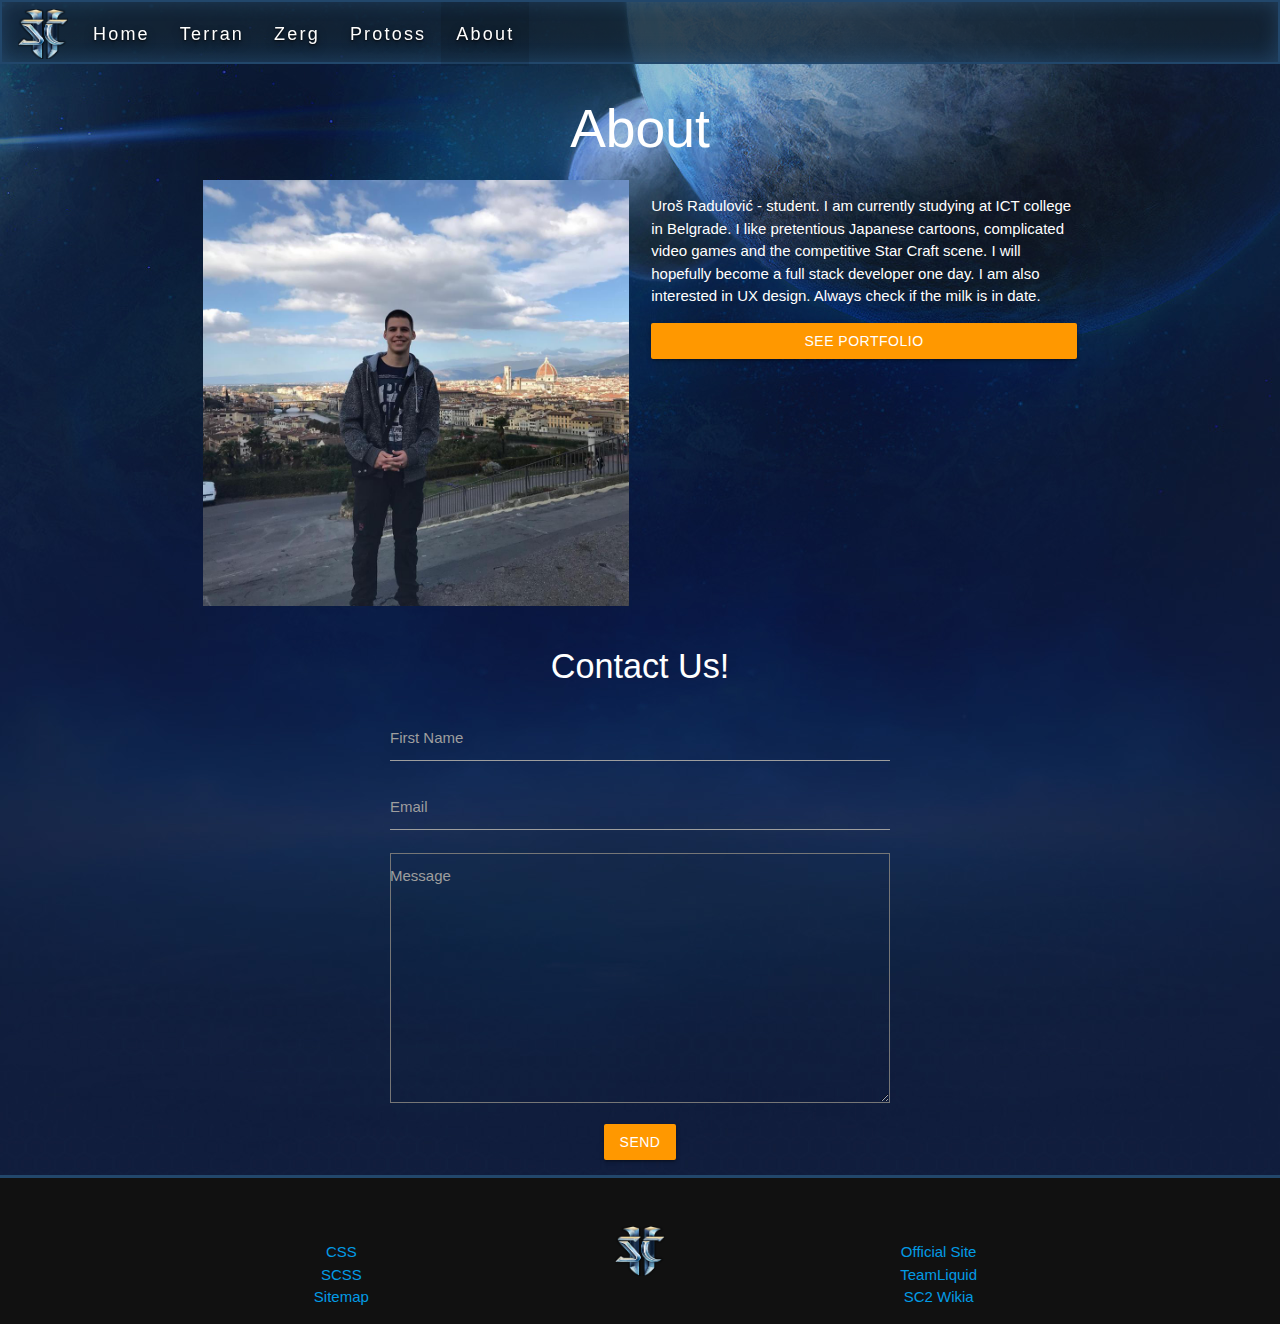
<file: docs/about.html>
<!DOCTYPE html>
<html lang="en">
  <head>
    <title>
      SC2 Race
    </title>
    <meta http-equiv="Content-Type" content="text/html; charset=UTF-8" />
    <meta name="viewport" content="width=device-width, initial-scale=1, maximum-scale=1.0" />
    <!-- CSS  -->
    <link rel="stylesheet" href="https://cdnjs.cloudflare.com/ajax/libs/materialize/1.0.0/css/materialize.min.css" />
    <link href="https://fonts.googleapis.com/icon?family=Material+Icons" rel="stylesheet" />
    <link href="css/m_main.css" type="text/css" rel="stylesheet" media="screen,projection" />
  </head>
  <body>
    <!-- navbar -->
    <div>
      <nav class="nav">
        <div class="nav-wrapper">
          <a href="index.html" class="nav__logo">
            <img src="img/sc2logo.png" alt="sc2logo" />
          </a>
          <ul id="nav-mobile" class="hide-on-med-and-down">
            <li class="nav-item">
              <a href="index.html" class="nav-link">Home</a>
            </li>
            <li class="nav-item">
              <a href="terran.html" class="nav-link">Terran</a>
            </li>
            <li class="nav-item">
              <a href="zerg.html" class="nav-link">Zerg</a>
            </li>
            <li class="nav-item">
              <a href="protoss.html" class="nav-link">Protoss</a>
            </li>
            <li class="nav-item active">
              <a href="about.html" class="nav-link">About</a>
            </li>
          </ul>
          <a href="#" data-target="slide-out" class="sidenav-trigger"> <i class="material-icons">dehaze</i></a>
        </div>
      </nav>

      <ul id="slide-out" class="sidenav">
        <li class="nav-item">
          <a href="index.html" class="nav-link">Home</a>
        </li>
        <li class="nav-item">
          <a href="terran.html" class="nav-link">Terran</a>
        </li>
        <li class="nav-item">
          <a href="zerg.html" class="nav-link">Zerg</a>
        </li>
        <li class="nav-item">
          <a href="protoss.html" class="nav-link">Protoss</a>
        </li>
        <li class="nav-item active">
          <a href="about.html" class="nav-link">About</a>
        </li>
      </ul>
    </div>
    <!-- contetnt -->
    <section class="about">
      <h2 class="about__header center-align">About</h2>
      <div class="about__info container row">
        <img class="about__img responsive-img col m6 s12" src="img/me.jpg" alt="me" />
        <div class="about__textbox col m6 s12">
          <p class="about__text">
            Uroš Radulović - student. I am currently studying at ICT college in Belgrade. I like pretentious Japanese cartoons, complicated video games and the competitive Star Craft scene. I will hopefully become a full stack developer one
            day. I am also interested in UX design. Always check if the milk is in date.
          </p>
          <a class="about__btn waves-effect waves-light orange btn" href="https://nani-sore-0.github.io/portfolio_school/#">See Portfolio</a>
        </div>
      </div>

      <div class="about__from-wrapper">
        <h4 class="about__from-header center-align">Contact Us!</h4>
        <form class="about__form">
          <div class="input-field">
            <input id="first_name" type="text" class="validate" />
            <label for="first_name">First Name</label>
          </div>
          <div class="input-field">
            <input id="email" type="email" class="validate" />
            <label for="email">Email</label>
          </div>
          <div class="input-field">
            <textarea id="text" class="about__textarea"></textarea>
            <label for="text">Message</label>
          <button class="about__btn waves-effect waves-light orange btn" type="submit">Send</button>
        </form>
      </div>
    </section>
    <!-- footer -->
    <footer class="footer">
      <div class="container pt-5">
        <div class="row">
          <ul class="col s4">
            <li><a href="https://github.com/Nani-Sore-0/sc2race/tree/master/docs/css">CSS</a></li>
            <li><a href="https://github.com/Nani-Sore-0/sc2race/tree/master/src/scss">SCSS</a></li>
            <li><a href="sitemap.xml">Sitemap</a></li>
          </ul>
          <a href="index.html" class="col s4">
            <img class="footer__logo" src="img/sc2logo.png" alt="logo" />
          </a>
          <ul class="col s4">
            <li><a href="https://starcraft2.com/en-us/news">Official Site</a></li>
            <li><a href="https://www.teamliquid.com/">TeamLiquid</a></li>
            <li><a href="https://liquipedia.net/starcraft2/Main_Page">SC2 Wikia</a></li>
          </ul>
        </div>
      </div>
    </footer>
    <!--  Scripts-->
    <script src="https://code.jquery.com/jquery-3.5.1.min.js" integrity="sha256-9/aliU8dGd2tb6OSsuzixeV4y/faTqgFtohetphbbj0=" crossorigin="anonymous"></script>
    <script src="https://cdnjs.cloudflare.com/ajax/libs/materialize/1.0.0/js/materialize.min.js"></script>
    <script>
      $(document).ready(function () {
        $(".sidenav").sidenav();
      });
    </script>
  </body>
</html>
</file>
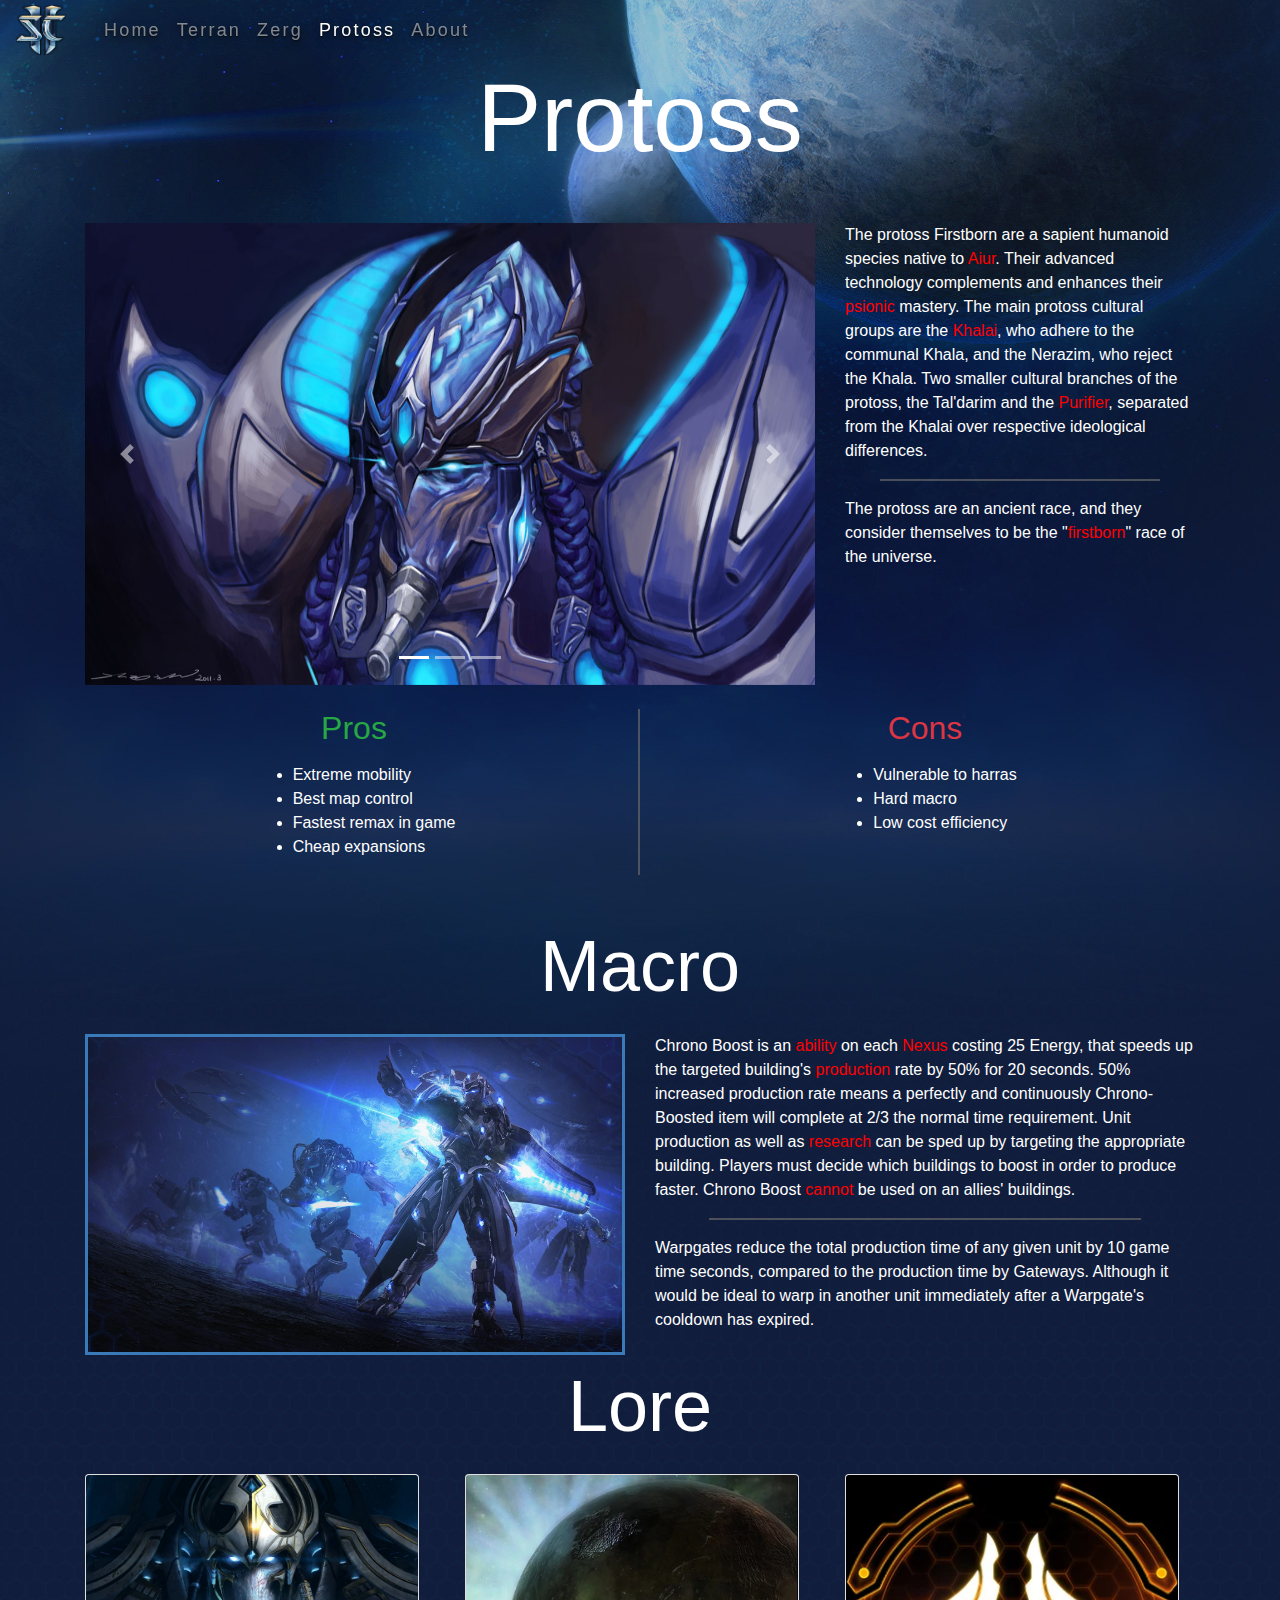
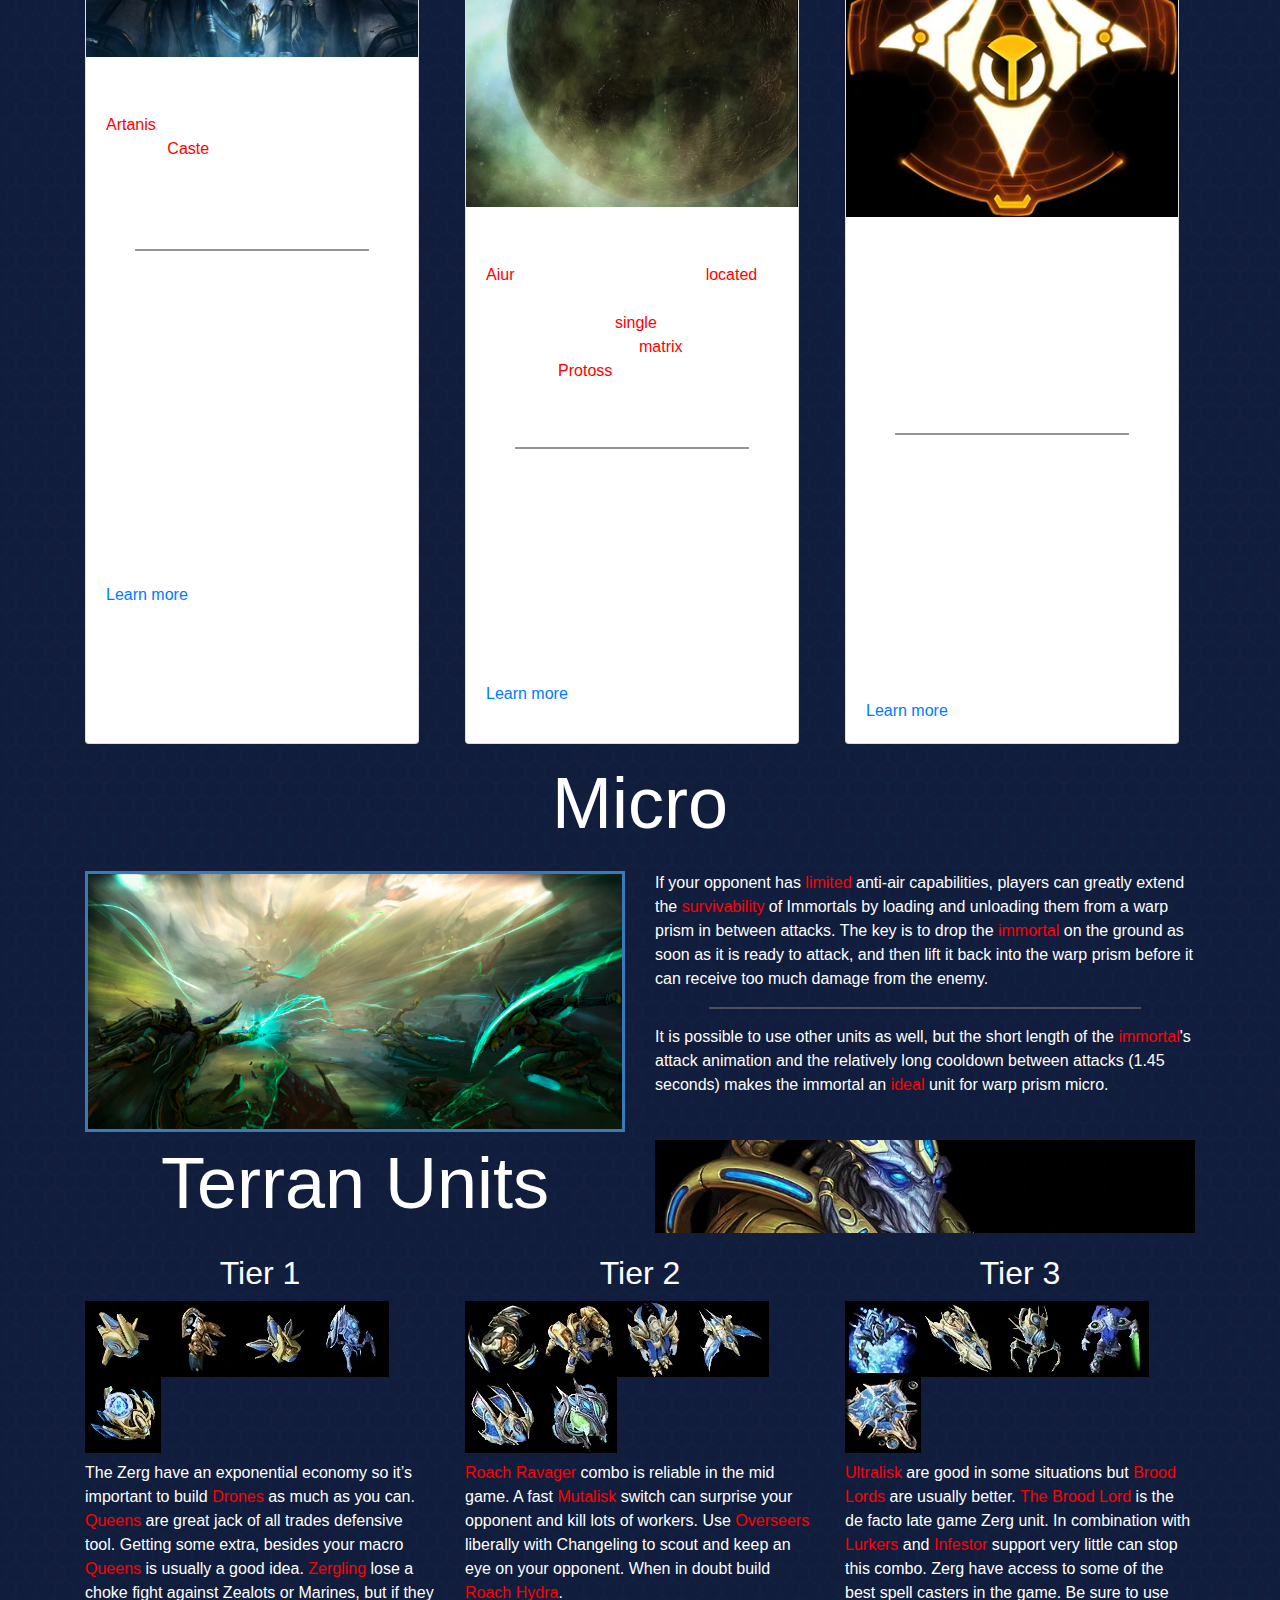
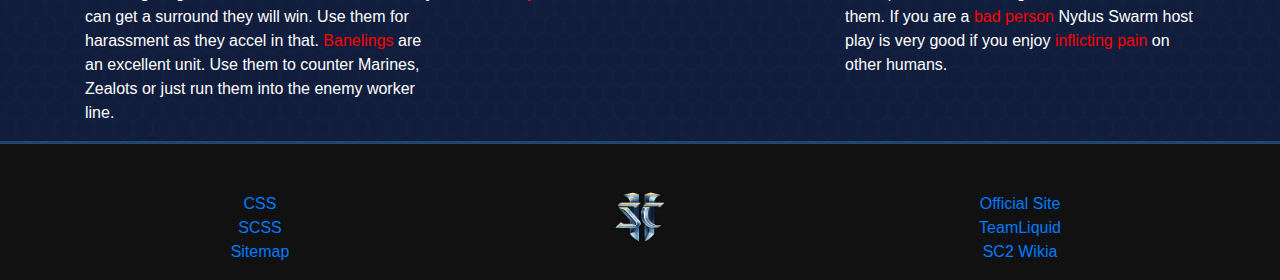
<file: docs/protoss.html>
<!DOCTYPE html>
<html lang="en">
  <head>
    <title>StarCraft 2 Race - Protoss</title>
    <meta name="description" content="Starcraft 2 race page is a webpage containing a basic introduction to the StarCraft 2 races and their strengths and weakneases." />
    <meta name="keywords" content="starcraft guide tips protoss" />
    <link href="favicon.png" rel="icon" type="image/x-icon" />
    <!-- META TAGS -->
    <meta charset="UTF-8" />
    <meta name="viewport" content="width=device-width, initial-scale=1.0" />
    <meta http-equiv="X-UA-Compatible" content="ie=edge" />
    <!-- LINKS -->
    <link href="https://fonts.googleapis.com/icon?family=Material+Icons" rel="stylesheet" />
    <link rel="stylesheet" href="https://stackpath.bootstrapcdn.com/bootstrap/4.4.1/css/bootstrap.min.css" integrity="sha384-Vkoo8x4CGsO3+Hhxv8T/Q5PaXtkKtu6ug5TOeNV6gBiFeWPGFN9MuhOf23Q9Ifjh" crossorigin="anonymous" />
    <link rel="stylesheet" href="css/b_main.css" />
  </head>

  <body>
    <nav class="navbar navbar-expand-sm sticky-top navbar-dark pt-0 pb-0">
      <a href="index.html" class="navbar-brand">
        <img class="nav__logo" src="img/sc2logo.png" alt="logo" />
      </a>
      <button class="navbar-toggler my-class" data-toggle="collapse" data-target="#navbarCollapse">
        <span class="navbar-toggle-icon"> <i class="material-icons">dehaze</i></span>
      </button>
      <div class="collapse navbar-collapse" id="navbarCollapse">
        <ul class="navbar-nav">
          <li class="nav-item">
            <a href="index.html" class="nav-link">Home</a>
          </li>
          <li class="nav-item">
            <a href="terran.html" class="nav-link">Terran</a>
          </li>
          <li class="nav-item">
            <a href="zerg.html" class="nav-link">Zerg</a>
          </li>
          <li class="nav-item active">
            <a href="protoss.html" class="nav-link">Protoss</a>
          </li>
          <li class="nav-item">
            <a href="about.html" class="nav-link">About</a>
          </li>
        </ul>
      </div>
    </nav>
    <!-- header -->
    <header class="container container-big">
      <h1 class="display-1 text-center mb-sm-4 mb-md-5">Protoss</h1>
      <div class="row">
        <div id="zerg-carousel" class="carousel slide col-xl-8 mb-4" data-interval="false">
          <ol class="carousel-indicators">
            <li data-target="#zerg-carousel" data-slide-to="0" class="active"></li>
            <li data-target="#zerg-carousel" data-slide-to="1"></li>
            <li data-target="#zerg-carousel" data-slide-to="2"></li>
          </ol>
          <div class="carousel-inner">
            <div class="carousel-item active">
              <img src="img/protoss/1.jpg" class="d-block img-fluid" alt="c1" />
            </div>
            <div class="carousel-item">
              <img src="img/protoss/3.jpg" class="d-block img-fluid" alt="c2" />
            </div>
            <div class="carousel-item">
              <img src="img/protoss/4.jpg" class="d-block img-fluid" alt="c3" />
            </div>
          </div>
          <a class="carousel-control-prev" href="#zerg-carousel" role="button" data-slide="prev">
            <span class="carousel-control-prev-icon" aria-hidden="true"></span>
            <span class="sr-only">Previous</span>
          </a>
          <a class="carousel-control-next" href="#zerg-carousel" role="button" data-slide="next">
            <span class="carousel-control-next-icon" aria-hidden="true"></span>
            <span class="sr-only">Next</span>
          </a>
        </div>
        <div class="col-xl">
          <p>
            The protoss Firstborn are a sapient humanoid species native to <span>Aiur</span>. Their advanced technology complements and enhances their <span>psionic</span> mastery. The main protoss cultural groups are the
            <span>Khalai</span>, who adhere to the communal Khala, and the Nerazim, who reject the Khala. Two smaller cultural branches of the protoss, the Tal'darim and the <span>Purifier</span>, separated from the Khalai over respective
            ideological differences.
          </p>
          <hr />
          <p>
            The protoss are an ancient race, and they consider themselves to be the "<span>firstborn</span>" race of the universe.
          </p>
        </div>
      </div>
    </header>
    <!-- pros/cons -->
    <section class="container mb-5">
      <div class="row">
        <div class="col-sm-6 d-flex flex-column align-items-center devider">
          <h2 class="diplay-3 mb-3 text-success">Pros</h2>
          <ul>
            <li>Extreme mobility</li>
            <li>Best map control</li>
            <li>Fastest remax in game</li>
            <li>Cheap expansions</li>
          </ul>
        </div>
        <div class="col-sm-6 d-flex flex-column align-items-center">
          <h2 class="diplay-3 mb-3 text-danger text-center">Cons</h2>
          <ul>
            <li>Vulnerable to harras</li>
            <li>Hard macro</li>
            <li>Low cost efficiency</li>
          </ul>
        </div>
      </div>
    </section>
    <!-- marco -->
    <section class="container ms">
      <h2 class="display-3 text-center mb-4">Macro</h2>
      <div class="row">
        <div class="col">
          <img class="img-fluid d-block s-img mb-2" src="img/protoss/5.jpg" alt="zerg units" />
        </div>
        <div class="col-xl">
          <p>
            Chrono Boost is an <span>ability</span> on each <span>Nexus</span> costing 25 Energy, that speeds up the targeted building's <span>production</span> rate by 50% for 20 seconds. 50% increased production rate means a perfectly and
            continuously Chrono-Boosted item will complete at 2/3 the normal time requirement. Unit production as well as <span>research</span> can be sped up by targeting the appropriate building. Players must decide which buildings to
            boost in order to produce faster. Chrono Boost <span>cannot</span>
            be used on an allies' buildings.
          </p>
          <hr />
          Warpgates reduce the total <span>production</span> time of any given unit by 10 game time seconds, <span>compared</span> to the production time by Gateways. Although it would be ideal to warp in another unit immediately after a
          Warpgate's cooldown has expired.
        </div>
      </div>
    </section>
    <!-- cards -->
    <section class="container container-big ms">
      <h2 class="display-3 text-center mb-4">Lore</h2>
      <div class="row">
        <div class="col-lg d-flex">
          <div class="card card__border mr-3 mb-3 flex-fill">
            <img class="card-img-top" src="img/protoss/Artanis_SC2-LotV_Head3.webp" alt="Card image cap" />
            <div class="card-body">
              <h5 class="card-title">Artanis</h5>
              <div class="card-text">
                <p>
                  <span>Artanis</span> was trained as a member of the Templar <span>Caste</span>, sworn to defend the Protoss Empire. Praetor Council took Artanis to Aldera as a youngling. There, he ignited his first psionic blade.
                  <hr> 
                  He was
                  mentored by Tassadar, who taught him in the ways of leadership and how to be a proper <span>warrior</span>. After his training, Artanis became the youngest <span>protoss</span> to ever achieve the the rank of praetor.
                </p>
              </div>
            </div>
            <div class="card-body">
              <a href="https://starcraft.fandom.com/wiki/Artanis" class="card-link card__link">Learn more</a>
            </div>
          </div>
        </div>

        <div class="col-lg d-flex">
          <div class="card card__border mr-3 mb-3 flex-fill">
            <img class="card-img-top" src="img/protoss/Aiur_SC2_Art1.webp" alt="Card image cap" />
            <div class="card-body">
              <h5 class="card-title">Aiur</h5>
              <div class="card-text">
                <p>
                  <span>Aiur</span> is the protoss homeworld, <span>located</span> in a star system with a single yellow star and possessing a <span>single</span> moon not unlike Luna. A great psionic <span>matrix</span> emanated from Aiur.
                  <span>Protoss</span> structures and units, to a lesser extent, drew their energy from it.
                  <hr>
                  A nexus provided a link to this <span>matrix</span>, but pylons were needed to actually tap into the energy required to provide
                  psionic energy to new colonies. Aiur possesses great, <span>almost</span> spiritual significance to all protoss.
                </p>
              </div>
            </div>
            <div class="card-body">
              <a href="https://starcraft.fandom.com/wiki/Aiur" class="card-link card__link">Learn more</a>
            </div>
          </div>
        </div>

        <div class="col-lg d-flex">
          <div class="card card__border mr-3 mb-3 flex-fill">
            <img class="card-img-top img-fluid" src="img/protoss/Purifiers_SC2-LotV_Logo1.webp" alt="Card image cap" />
            <div class="card-body">
              <h5 class="card-title">Purifiers</h5>
              <div class="card-text">
                <p>
                  The original Purifiers bear the same general protoss form, if not biology.[1] They operate more efficiently when in close proximity to each other, and a Purifier's personality can be uploaded into an empty shell.
                  <hr>
                  They
                  possess a data web that is similar to the Khala, though it does not possess the same emotional connectivity.[2][3] Purifiers connected through this link can speak through different vessels (e.g. one Purifier can speak
                  through another Purifier's body provided that the link is shared).
                </p>
              </div>
            </div>
            <div class="card-body">
              <a href="https://starcraft.fandom.com/wiki/Purifier" class="card-link card__link">Learn more</a>
            </div>
          </div>
        </div>
      </div>
    </section>
    <!-- Micro -->
    <section class="container ms">
      <h2 class="display-3 text-center mb-4 col">Micro</h2>
      <div class="row">
        <div class="col-xl">
          <img class="img-fluid d-block s-img mb-2" src="img/protoss/2.jpg" alt="zerg units" />
        </div>
        <div class="col">
          <p>
            If your opponent has <span>limited</span> anti-air capabilities, players can greatly extend the <span>survivability</span> of Immortals by loading and unloading them from a warp prism in between attacks. The key is to drop the
            <span>immortal</span> on the ground as soon as it is ready to attack, and then lift it back into the warp prism before it can receive too much damage from the enemy.
          </p>
          <hr />
          <p>
            It is possible to use other units as well, but the short length of the <span>immortal</span>'s attack animation and the relatively long cooldown between attacks (1.45 seconds) makes the immortal an <span>ideal</span> unit for
            warp prism micro.
          </p>
        </div>
      </div>
    </section>
    <!-- units -->
    <section class="container container-big ms">
      <div class="row">
        <h2 class="display-3 text-center col-xl">Terran Units</h2>
        <div class="col">
          <img class="d-block mx-auto img-fluid" src="img/protoss/Protoss_header.webp" alt="zerg-header" />
        </div>
      </div>
      <div class="row">
        <div class="col-lg">
          <h2 class="text-center race-h2">Tier 1</h2>
          <div class="d-flex flex-wrap align-items-start">
            <img class="race-icon" src="img/protoss/icons/Icon_Protoss_Probe.webp" alt="larva" />
            <img class="race-icon" src="img/protoss/icons/Icon_Protoss_Adept.webp" alt="larva" />
            <img class="race-icon" src="img/protoss/icons/Icon_Protoss_Observer.webp" alt="larva" />
            <img class="race-icon" src="img/protoss/icons/Icon_Protoss_Stalker.webp" alt="larva" />
            <img class="race-icon" src="img/protoss/icons/Icon_Protoss_Sentry.webp" alt="larva" />


            <p class="mt-2">
              The Zerg have an exponential economy so it’s important to build
              <span>Drones</span> as much as you can. <span>Queens</span> are great jack of all trades defensive tool. Getting some extra, besides your macro <span>Queens</span> is usually a good idea. <span>Zergling</span> lose a choke
              fight against Zealots or Marines, but if they can get a surround they will win. Use them for harassment as they accel in that. <span>Banelings</span> are an excellent unit. Use them to counter Marines, Zealots or just run them
              into the enemy worker line.
            </p>
          </div>
        </div>
        <div class="col-lg">
          <h2 class="text-center race-h2">Tier 2</h2>
          <div class="d-flex flex-wrap align-items-start">
            <img class="race-icon" src="img/protoss/icons/Icon_Protoss_Disruptor.webp" alt="larva" />
            <img class="race-icon" src="img/protoss/icons/Icon_Protoss_Immortal.webp" alt="larva" />
            <img class="race-icon" src="img/protoss/icons/Icon_Protoss_High_Templar.webp" alt="larva" />
            <img class="race-icon" src="img/protoss/icons/Icon_Protoss_Phoenix.webp" alt="larva" />
            <img class="race-icon" src="img/protoss/icons/Icon_Protoss_Warp_Prism.webp" alt="larva" />
            <img class="race-icon" src="img/protoss/icons/Icon_Protoss_Oracle.webp" alt="larva" />


            <p class="mt-2">
              <span>Roach Ravager</span> combo is reliable in the mid game. A fast <span>Mutalisk</span> switch can surprise your opponent and kill lots of workers. Use <span>Overseers</span> liberally with Changeling to scout and keep an
              eye on your opponent. When in doubt build <span>Roach Hydra</span>.
            </p>
          </div>
        </div>
        <div class="col-lg">
          <h2 class="text-center race-h2">Tier 3</h2>
          <div class="d-flex flex-wrap align-items-start">
            <img class="race-icon" src="img/protoss/icons/Icon_Protoss_Archon.webp" alt="larva" />
            <img class="race-icon" src="img/protoss/icons/Icon_Protoss_Carrier.webp" alt="larva" />
            <img class="race-icon" src="img/protoss/icons/Icon_Protoss_Colossus.webp" alt="larva" />
            <img class="race-icon" src="img/protoss/icons/Icon_Protoss_Dark_Templar.webp" alt="larva" />
            <img class="race-icon" src="img/protoss/icons/Icon_Protoss_Mothership.webp" alt="larva" />



            <p class="mt-2">
              <span>Ultralisk</span> are good in some situations but <span>Brood Lords</span> are usually better. <span>The Brood Lord</span> is the de facto late game Zerg unit. In combination with <span>Lurkers</span> and
              <span>Infestor</span> support very little can stop this combo. Zerg have access to some of the best spell casters in the game. Be sure to use them. If you are a <span>bad person</span> Nydus Swarm host play is very good if you
              enjoy <span>inflicting pain</span> on other humans.
            </p>
          </div>
        </div>
      </div>
    </section>
    <!-- footer -->
    <footer class="footer w-100 ms">
      <div class="container pt-5">
        <div class="row">
          <ul class="col list-unstyled">
            <li><a href="https://github.com/Nani-Sore-0/sc2race/tree/master/docs/css">CSS</a></li>
            <li><a href="https://github.com/Nani-Sore-0/sc2race/tree/master/src/scss">SCSS</a></li>
            <li><a href="sitemap.xml">Sitemap</a></li>
          </ul>
          <a href="index.html" class="col">
            <img class="nav__logo" src="img/sc2logo.png" alt="logo" />
          </a>
          <ul class="col list-unstyled">
            <li><a href="https://starcraft2.com/en-us/news">Official Site</a></li>
            <li><a href="https://www.teamliquid.com/">TeamLiquid</a></li>
            <li><a href="https://liquipedia.net/starcraft2/Main_Page">SC2 Wikia</a></li>
          </ul>
        </div>
      </div>
    </footer>
    <!-- scripts -->
    <script src="https://code.jquery.com/jquery-3.4.1.slim.min.js" integrity="sha384-J6qa4849blE2+poT4WnyKhv5vZF5SrPo0iEjwBvKU7imGFAV0wwj1yYfoRSJoZ+n" crossorigin="anonymous"></script>
    <script src="https://cdn.jsdelivr.net/npm/popper.js@1.16.0/dist/umd/popper.min.js" integrity="sha384-Q6E9RHvbIyZFJoft+2mJbHaEWldlvI9IOYy5n3zV9zzTtmI3UksdQRVvoxMfooAo" crossorigin="anonymous"></script>
    <script src="https://stackpath.bootstrapcdn.com/bootstrap/4.4.1/js/bootstrap.min.js" integrity="sha384-wfSDF2E50Y2D1uUdj0O3uMBJnjuUD4Ih7YwaYd1iqfktj0Uod8GCExl3Og8ifwB6" crossorigin="anonymous"></script>
  </body>
</html>
</file>
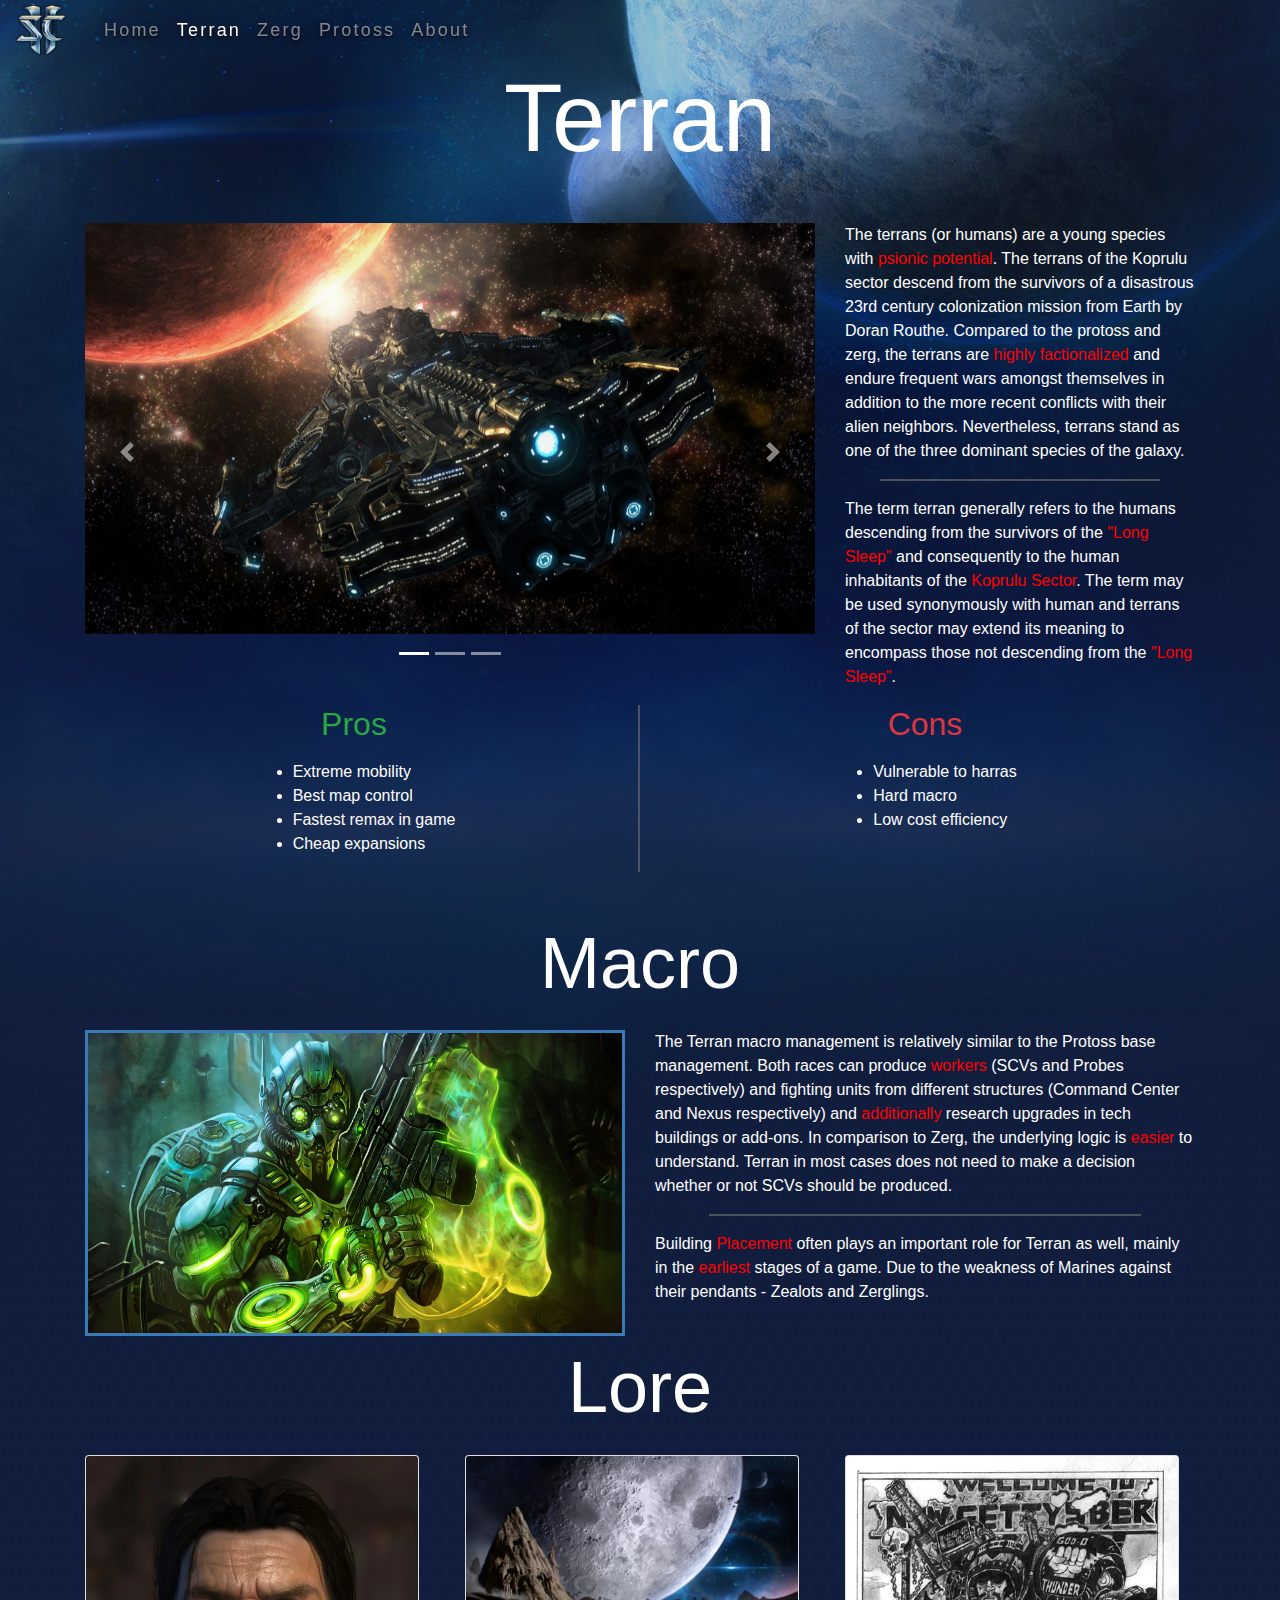
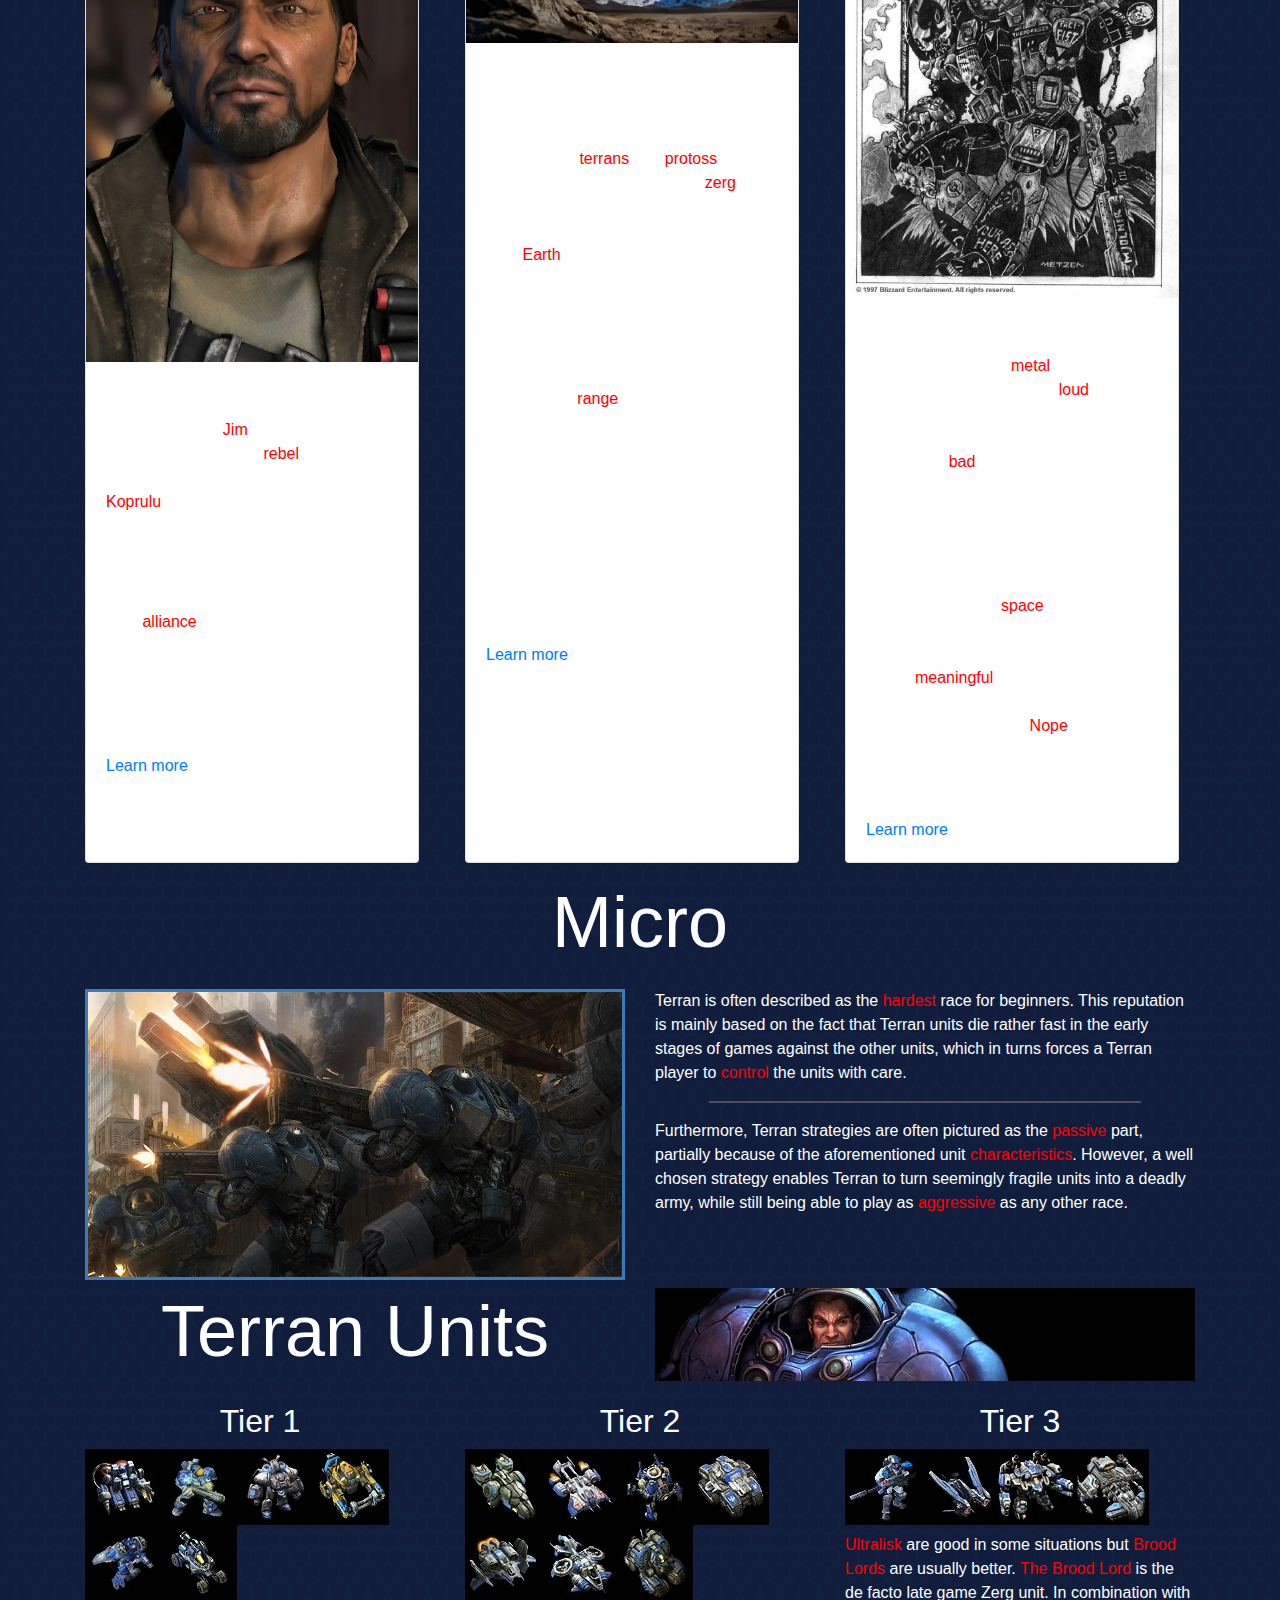
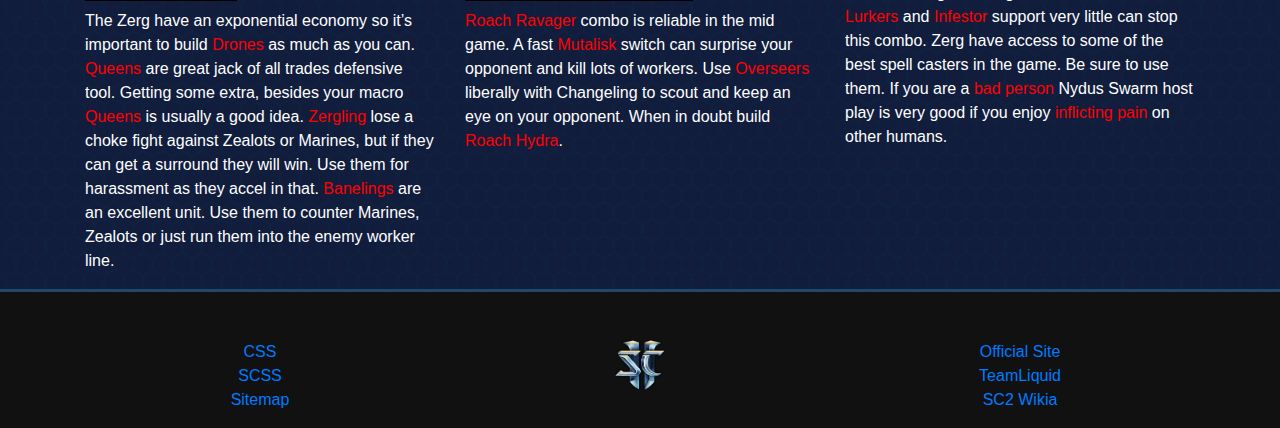
<file: docs/terran.html>
<!DOCTYPE html>
<html lang="en">
  <head>
    <title>StarCraft 2 Race - Terran</title>
    <meta name="description" content="Starcraft 2 race page is a webpage containing a basic introduction to the StarCraft 2 races and their strengths and weakneases." />
    <meta name="keywords" content="starcraft guide tips terran" />
    <link href="favicon.png" rel="icon" type="image/x-icon" />
    <!-- META TAGS -->
    <meta charset="UTF-8" />
    <meta name="viewport" content="width=device-width, initial-scale=1.0" />
    <meta http-equiv="X-UA-Compatible" content="ie=edge" />
    <!-- LINKS -->
    <link href="https://fonts.googleapis.com/icon?family=Material+Icons" rel="stylesheet" />
    <link rel="stylesheet" href="https://stackpath.bootstrapcdn.com/bootstrap/4.4.1/css/bootstrap.min.css" integrity="sha384-Vkoo8x4CGsO3+Hhxv8T/Q5PaXtkKtu6ug5TOeNV6gBiFeWPGFN9MuhOf23Q9Ifjh" crossorigin="anonymous" />
    <link rel="stylesheet" href="css/b_main.css" />
  </head>

  <body>
    <nav class="navbar navbar-expand-sm sticky-top navbar-dark pt-0 pb-0">
      <a href="index.html" class="navbar-brand">
        <img class="nav__logo" src="img/sc2logo.png" alt="logo" />
      </a>
      <button class="navbar-toggler my-class" data-toggle="collapse" data-target="#navbarCollapse">
        <span class="navbar-toggle-icon"> <i class="material-icons">dehaze</i></span>
      </button>
      <div class="collapse navbar-collapse" id="navbarCollapse">
        <ul class="navbar-nav">
          <li class="nav-item">
            <a href="index.html" class="nav-link">Home</a>
          </li>
          <li class="nav-item active">
            <a href="terran.html" class="nav-link">Terran</a>
          </li>
          <li class="nav-item">
            <a href="zerg.html" class="nav-link">Zerg</a>
          </li>
          <li class="nav-item">
            <a href="protoss.html" class="nav-link">Protoss</a>
          </li>
          <li class="nav-item">
            <a href="about.html" class="nav-link">About</a>
          </li>
        </ul>
      </div>
    </nav>
    <!-- header -->
    <header class="container container-big">
      <h1 class="display-1 text-center mb-sm-4 mb-md-5">Terran</h1>
      <div class="row">
        <div id="zerg-carousel" class="carousel slide col-xl-8 mb-4" data-interval="false">
          <ol class="carousel-indicators">
            <li data-target="#zerg-carousel" data-slide-to="0" class="active"></li>
            <li data-target="#zerg-carousel" data-slide-to="1"></li>
            <li data-target="#zerg-carousel" data-slide-to="2"></li>
          </ol>
          <div class="carousel-inner">
            <div class="carousel-item active">
              <img src="img/terran/1.jpg" class="d-block img-fluid" alt="c1" />
            </div>
            <div class="carousel-item">
              <img src="img/terran/2.jpg" class="d-block img-fluid" alt="c2" />
            </div>
            <div class="carousel-item">
              <img src="img/terran/4.jpg" class="d-block img-fluid" alt="c3" />
            </div>
          </div>
          <a class="carousel-control-prev" href="#zerg-carousel" role="button" data-slide="prev">
            <span class="carousel-control-prev-icon" aria-hidden="true"></span>
            <span class="sr-only">Previous</span>
          </a>
          <a class="carousel-control-next" href="#zerg-carousel" role="button" data-slide="next">
            <span class="carousel-control-next-icon" aria-hidden="true"></span>
            <span class="sr-only">Next</span>
          </a>
        </div>
        <div class="col-xl">
          <p>
            The terrans (or humans) are a young species with <span>psionic potential</span>. The terrans of the Koprulu sector descend from the survivors of a disastrous 23rd century colonization mission from Earth by Doran Routhe. Compared
            to the protoss and zerg, the terrans are <span>highly factionalized</span> and endure frequent wars amongst themselves in addition to the more recent conflicts with their alien neighbors. Nevertheless, terrans stand as one of
            the three dominant species of the galaxy.
          </p>
          <hr />
          <p>
            The term terran generally refers to the humans descending from the survivors of the <span>"Long Sleep"</span> and consequently to the human inhabitants of the <span>Koprulu Sector</span>. The term may be used synonymously with
            human and terrans of the sector may extend its meaning to encompass those not descending from the <span>"Long Sleep"</span>.
          </p>
        </div>
      </div>
    </header>
    <!-- pros/cons -->
    <section class="container mb-5">
      <div class="row">
        <div class="col-sm-6 d-flex flex-column align-items-center devider">
          <h2 class="diplay-3 mb-3 text-success">Pros</h2>
          <ul>
            <li>Extreme mobility</li>
            <li>Best map control</li>
            <li>Fastest remax in game</li>
            <li>Cheap expansions</li>
          </ul>
        </div>
        <div class="col-sm-6 d-flex flex-column align-items-center">
          <h2 class="diplay-3 mb-3 text-danger text-center">Cons</h2>
          <ul>
            <li>Vulnerable to harras</li>
            <li>Hard macro</li>
            <li>Low cost efficiency</li>
          </ul>
        </div>
      </div>
    </section>
    <!-- marco -->
    <section class="container ms">
      <h2 class="display-3 text-center mb-4">Macro</h2>
      <div class="row">
        <div class="col">
          <img class="img-fluid d-block s-img mb-2" src="img/terran/3.jpg" alt="zerg units" />
        </div>
        <div class="col-xl">
          <p>
            The Terran macro management is relatively similar to the Protoss base management. Both races can produce <span>workers</span> (SCVs and Probes respectively) and fighting units from different structures (Command Center and Nexus
            respectively) and <span>additionally</span> research upgrades in tech buildings or add-ons. In comparison to Zerg, the underlying logic is <span>easier</span> to understand. Terran in most cases does not need to make a decision
            whether or not SCVs should be produced.
          </p>
          <hr />
          <p>Building <span>Placement</span> often plays an important role for Terran as well, mainly in the <span>earliest</span> stages of a game. Due to the weakness of Marines against their pendants - Zealots and Zerglings.</p>
        </div>
      </div>
    </section>
    <!-- cards -->
    <section class="container container-big ms">
      <h2 class="display-3 text-center mb-4">Lore</h2>
      <div class="row">
        <div class="col-lg d-flex">
          <div class="card card__border mr-3 mb-3 flex-fill">
            <img class="card-img-top" src="img/terran/JimRaynor_SC2_Head2.webp" alt="Card image cap" />
            <div class="card-body">
              <h5 class="card-title">Jim Raynor</h5>
              <div class="card-text">
                <p>
                  James Eugene "<span>Jim</span>" Raynor is a former terran marshal turned <span>rebel</span>, who has become one of the major figures in the <span>Koprulu</span> sector through his work to bring down the Confederacy and,
                  later, in the struggle against the Confederacy's successor, the Dominion. Raynor is one of the few terrans to engage in a long-term <span>alliance</span> with the protoss.
                </p>
              </div>
            </div>
            <div class="card-body">
              <a href="https://starcraft.fandom.com/wiki/Jim_Raynor" class="card-link card__link">Learn more</a>
            </div>
          </div>
        </div>

        <div class="col-lg d-flex">
          <div class="card card__border mr-3 mb-3 flex-fill">
            <img class="card-img-top" src="img/terran/Planet_SC1_Art1.webp" alt="Card image cap" />
            <div class="card-body">
              <h5 class="card-title">Koprulu</h5>
              <div class="card-text">
                <p>
                  The Koprulu sector—nicknamed the Terran Sector— is a sector in space colonized by <span>terrans</span> and <span>protoss</span>, with some later incursions from the <span>zerg</span>. It is situated on the galactic fringe
                  of the Milky Way, sixty thousand light years from <span>Earth</span>. During the Guild Wars, the sector was divided into at least five zones. Most of its planets are inhospitable, and at least compared to other areas of
                  the galaxy, the sector is sparsely populated. Still, the sector offers a vast <span>range</span> of foodstuffs.
                </p>
              </div>
            </div>
            <div class="card-body">
              <a href="https://starcraft.fandom.com/wiki/Koprulu_sector" class="card-link card__link">Learn more</a>
            </div>
          </div>
        </div>

        <div class="col-lg d-flex">
          <div class="card card__border mr-3 mb-3 flex-fill">
            <img class="card-img-top img-fluid" src="img/terran/New_Gettysburg_SC1_Cncpt1.webp" alt="Card image cap" />
            <div class="card-body">
              <h5 class="card-title">Terran creation</h5>
              <div class="card-text">
                <p>
                  How are the terrans <span>metal</span>, you ask? Well, to start with, they are <span>loud</span>. They're crude and violent. They curse and drink and smoke and do all sorts of things considered <span>bad</span> for you by
                  most societies. They call themselves things like marauder, viking, ghost, and hellion, all of which either already are or would be awesome heavy-metal band names. The terrans of the StarCraft universe aren't your typical
                  "<span>space</span> men." They aren't heroes or inquisitive galaxy-faring explorers. The terrans are not trying to start a <span>meaningful</span> dialog with alien life-forms in the hope of creating a bold new tomorrow
                  for mankind. <span>Nope</span>, not our boys.
                </p>
              </div>
            </div>
            <div class="card-body">
              <a href="https://starcraft.fandom.com/wiki/Terran" class="card-link card__link">Learn more</a>
            </div>
          </div>
        </div>
      </div>
    </section>
    <!-- Micro -->
    <section class="container ms">
      <h2 class="display-3 text-center mb-4 col">Micro</h2>
      <div class="row">
        <div class="col-xl">
          <img class="img-fluid d-block s-img mb-2" src="img/terran/5.jpg" alt="zerg units" />
        </div>
        <div class="col">
          <p>
            Terran is often described as the <span>hardest</span> race for beginners. This reputation is mainly based on the fact that Terran units die rather fast in the early stages of games against the other units, which in turns forces
            a Terran player to <span>control</span> the units with care.
          </p>
          <hr />
          <p>
            Furthermore, Terran strategies are often pictured as the <span>passive</span> part, partially because of the aforementioned unit <span>characteristics</span>. However, a well chosen strategy enables Terran to turn seemingly
            fragile units into a deadly army, while still being able to play as <span>aggressive</span> as any other race.
          </p>
        </div>
      </div>
    </section>
    <!-- units -->
    <section class="container container-big ms">
      <div class="row">
        <h2 class="display-3 text-center col-xl">Terran Units</h2>
        <div class="col">
          <img class="d-block mx-auto img-fluid" src="img/terran/Terran_header.webp" alt="zerg-header" />
        </div>
      </div>
      <div class="row">
        <div class="col-lg">
          <h2 class="text-center race-h2">Tier 1</h2>
          <div class="d-flex flex-wrap align-items-start">
            <img class="race-icon" src="img/terran/icon/scv.webp" alt="larva" />
            <img class="race-icon" src="img/terran/icon/marine.webp" alt="larva" />
            <img class="race-icon" src="img/terran/icon/marauder.webp" alt="larva" />
            <img class="race-icon" src="img/terran/icon/mule.webp" alt="larva" />
            <img class="race-icon" src="img/terran/icon/reaper.webp" alt="larva" />
            <img class="race-icon" src="img/terran/icon/hellion.webp" alt="larva" />

            <p class="mt-2">
              The Zerg have an exponential economy so it’s important to build
              <span>Drones</span> as much as you can. <span>Queens</span> are great jack of all trades defensive tool. Getting some extra, besides your macro <span>Queens</span> is usually a good idea. <span>Zergling</span> lose a choke
              fight against Zealots or Marines, but if they can get a surround they will win. Use them for harassment as they accel in that. <span>Banelings</span> are an excellent unit. Use them to counter Marines, Zealots or just run them
              into the enemy worker line.
            </p>
          </div>
        </div>
        <div class="col-lg">
          <h2 class="text-center race-h2">Tier 2</h2>
          <div class="d-flex flex-wrap align-items-start">
            <img class="race-icon" src="img/terran/icon/liberator.webp" alt="larva" />
            <img class="race-icon" src="img/terran/icon/medivac.webp" alt="larva" />
            <img class="race-icon" src="img/terran/icon/mine.webp" alt="larva" />
            <img class="race-icon" src="img/terran/icon/siegetank.webp" alt="larva" />
            <img class="race-icon" src="img/terran/icon/viking.webp" alt="larva" />
            <img class="race-icon" src="img/terran/icon/banshee.webp" alt="larva" />
            <img class="race-icon" src="img/terran/icon/cyclone.webp" alt="larva" />

            <p class="mt-2">
              <span>Roach Ravager</span> combo is reliable in the mid game. A fast <span>Mutalisk</span> switch can surprise your opponent and kill lots of workers. Use <span>Overseers</span> liberally with Changeling to scout and keep an
              eye on your opponent. When in doubt build <span>Roach Hydra</span>.
            </p>
          </div>
        </div>
        <div class="col-lg">
          <h2 class="text-center race-h2">Tier 3</h2>
          <div class="d-flex flex-wrap align-items-start">
            <img class="race-icon" src="img/terran/icon/ghost.webp" alt="larva" />
            <img class="race-icon" src="img/terran/icon/raven.webp" alt="larva" />
            <img class="race-icon" src="img/terran/icon/thor.webp" alt="larva" />
            <img class="race-icon" src="img/terran/icon/battlecruiser.webp" alt="larva" />

            <p class="mt-2">
              <span>Ultralisk</span> are good in some situations but <span>Brood Lords</span> are usually better. <span>The Brood Lord</span> is the de facto late game Zerg unit. In combination with <span>Lurkers</span> and
              <span>Infestor</span> support very little can stop this combo. Zerg have access to some of the best spell casters in the game. Be sure to use them. If you are a <span>bad person</span> Nydus Swarm host play is very good if you
              enjoy <span>inflicting pain</span> on other humans.
            </p>
          </div>
        </div>
      </div>
    </section>
    <!-- footer -->
    <footer class="footer w-100 ms">
      <div class="container pt-5">
        <div class="row">
          <ul class="col list-unstyled">
            <li><a href="https://github.com/Nani-Sore-0/sc2race/tree/master/docs/css">CSS</a></li>
            <li><a href="https://github.com/Nani-Sore-0/sc2race/tree/master/src/scss">SCSS</a></li>
            <li><a href="sitemap.xml">Sitemap</a></li>
          </ul>
          <a href="index.html" class="col">
            <img class="nav__logo" src="img/sc2logo.png" alt="logo" />
          </a>
          <ul class="col list-unstyled">
            <li><a href="https://starcraft2.com/en-us/news">Official Site</a></li>
            <li><a href="https://www.teamliquid.com/">TeamLiquid</a></li>
            <li><a href="https://liquipedia.net/starcraft2/Main_Page">SC2 Wikia</a></li>
          </ul>
        </div>
      </div>
    </footer>
    <!-- scripts -->
    <script src="https://code.jquery.com/jquery-3.4.1.slim.min.js" integrity="sha384-J6qa4849blE2+poT4WnyKhv5vZF5SrPo0iEjwBvKU7imGFAV0wwj1yYfoRSJoZ+n" crossorigin="anonymous"></script>
    <script src="https://cdn.jsdelivr.net/npm/popper.js@1.16.0/dist/umd/popper.min.js" integrity="sha384-Q6E9RHvbIyZFJoft+2mJbHaEWldlvI9IOYy5n3zV9zzTtmI3UksdQRVvoxMfooAo" crossorigin="anonymous"></script>
    <script src="https://stackpath.bootstrapcdn.com/bootstrap/4.4.1/js/bootstrap.min.js" integrity="sha384-wfSDF2E50Y2D1uUdj0O3uMBJnjuUD4Ih7YwaYd1iqfktj0Uod8GCExl3Og8ifwB6" crossorigin="anonymous"></script>
  </body>
</html>
</file>
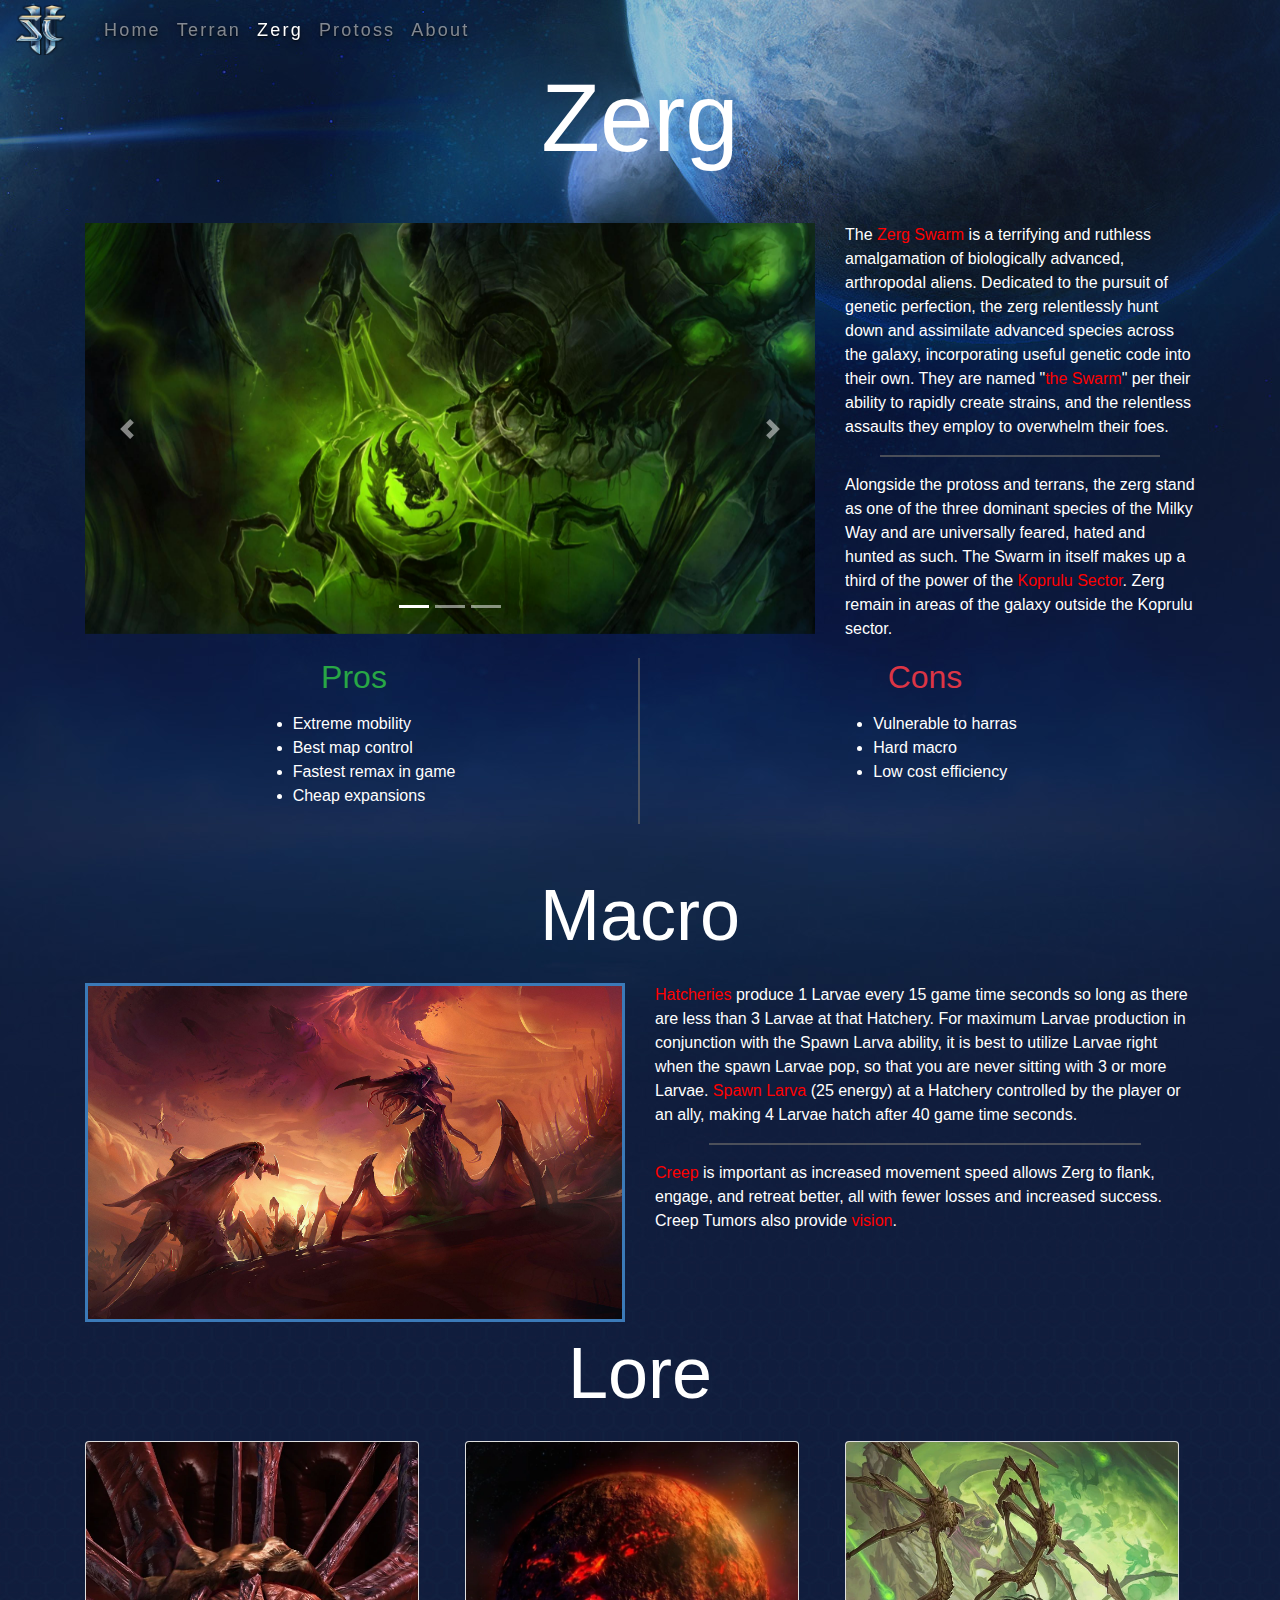
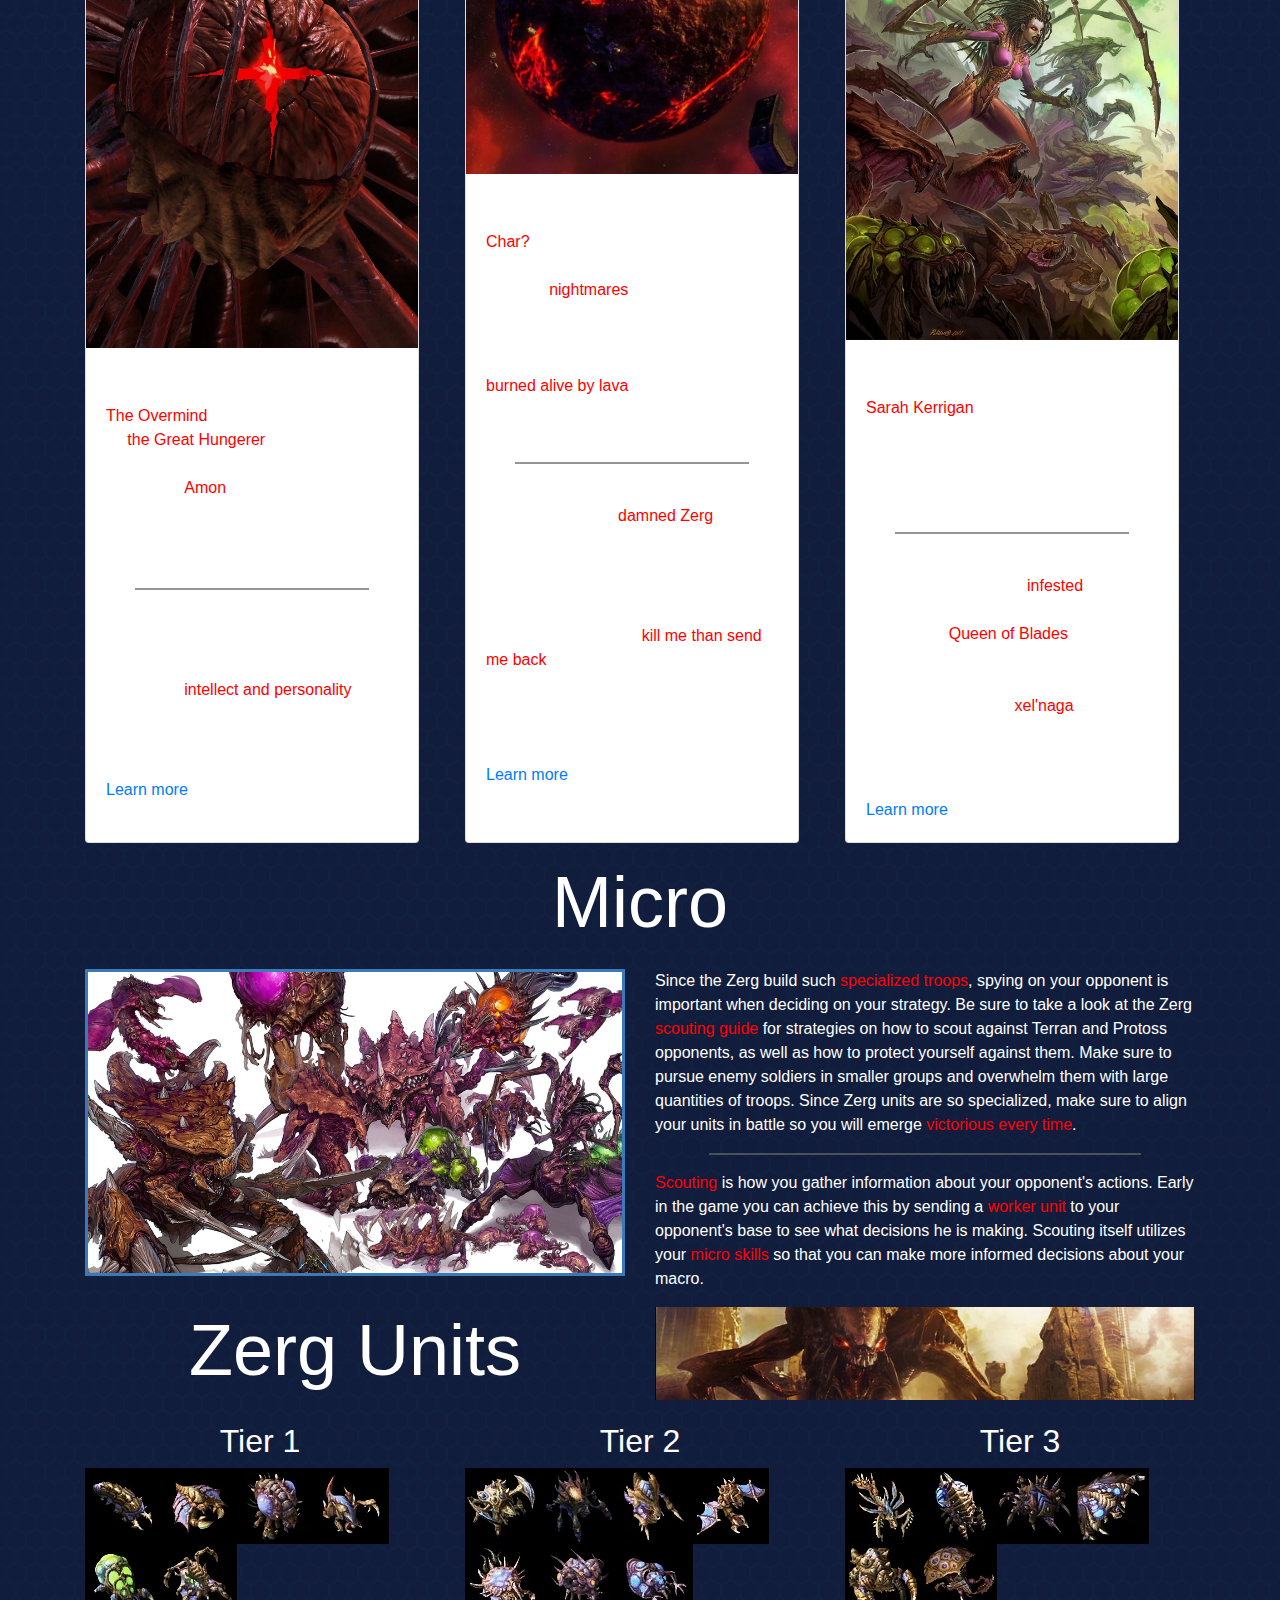
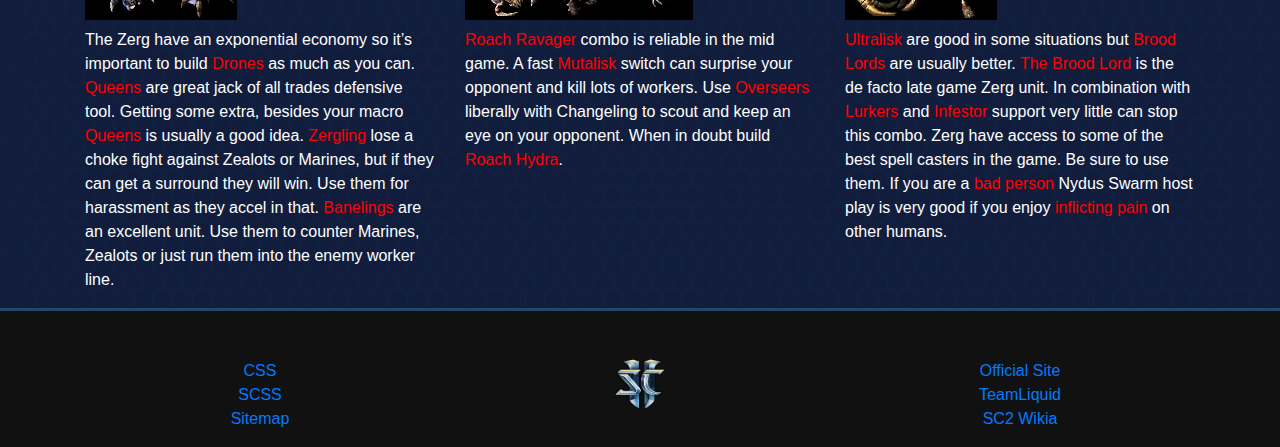
<file: docs/zerg.html>
<!DOCTYPE html>
<html lang="en">
  <head>
    <title>StarCraft 2 Race - Zerg</title>
    <meta name="description" content="Starcraft 2 race page is a webpage containing a basic introduction to the StarCraft 2 races and their strengths and weakneases." />
    <meta name="keywords" content="starcraft guide tips zerg" />
    <link href="favicon.png" rel="icon" type="image/x-icon" />
    <!-- META TAGS -->
    <meta charset="UTF-8" />
    <meta name="viewport" content="width=device-width, initial-scale=1.0" />
    <meta http-equiv="X-UA-Compatible" content="ie=edge" />
    <!-- LINKS -->
    <link href="https://fonts.googleapis.com/icon?family=Material+Icons" rel="stylesheet" />
    <link rel="stylesheet" href="https://stackpath.bootstrapcdn.com/bootstrap/4.4.1/css/bootstrap.min.css" integrity="sha384-Vkoo8x4CGsO3+Hhxv8T/Q5PaXtkKtu6ug5TOeNV6gBiFeWPGFN9MuhOf23Q9Ifjh" crossorigin="anonymous" />
    <link rel="stylesheet" href="css/b_main.css" />
  </head>

  <body>
    <nav class="navbar navbar-expand-sm sticky-top navbar-dark pt-0 pb-0">
      <a href="index.html" class="navbar-brand">
        <img class="nav__logo" src="img/sc2logo.png" alt="logo" />
      </a>
      <button class="navbar-toggler my-class" data-toggle="collapse" data-target="#navbarCollapse">
        <span class="navbar-toggle-icon"> <i class="material-icons">dehaze</i></span>
      </button>
      <div class="collapse navbar-collapse" id="navbarCollapse">
        <ul class="navbar-nav">
          <li class="nav-item">
            <a href="index.html" class="nav-link">Home</a>
          </li>
          <li class="nav-item">
            <a href="terran.html" class="nav-link">Terran</a>
          </li>
          <li class="nav-item active">
            <a href="zerg.html" class="nav-link">Zerg</a>
          </li>
          <li class="nav-item">
            <a href="protoss.html" class="nav-link">Protoss</a>
          </li>
          <li class="nav-item">
            <a href="about.html" class="nav-link">About</a>
          </li>
        </ul>
      </div>
    </nav>
    <!-- header -->
    <header class="container container-big">
      <h1 class="display-1 text-center mb-sm-4 mb-md-5">Zerg</h1>
      <div class="row">
        <div id="zerg-carousel" class="carousel slide col-xl-8 mb-4" data-interval="false">
          <ol class="carousel-indicators">
            <li data-target="#zerg-carousel" data-slide-to="0" class="active"></li>
            <li data-target="#zerg-carousel" data-slide-to="1"></li>
            <li data-target="#zerg-carousel" data-slide-to="2"></li>
          </ol>
          <div class="carousel-inner">
            <div class="carousel-item active">
              <img src="img/zerg/zerg-c1.jpg" class="d-block img-fluid" alt="c1" />
            </div>
            <div class="carousel-item">
              <img src="img/zerg/zerg-c2.jpg" class="d-block img-fluid" alt="c2" />
            </div>
            <div class="carousel-item">
              <img src="img/zerg/zerg-c3.jpg" class="d-block img-fluid" alt="c3" />
            </div>
          </div>
          <a class="carousel-control-prev" href="#zerg-carousel" role="button" data-slide="prev">
            <span class="carousel-control-prev-icon" aria-hidden="true"></span>
            <span class="sr-only">Previous</span>
          </a>
          <a class="carousel-control-next" href="#zerg-carousel" role="button" data-slide="next">
            <span class="carousel-control-next-icon" aria-hidden="true"></span>
            <span class="sr-only">Next</span>
          </a>
        </div>
        <div class="col-xl">
          <p>
            The <span>Zerg Swarm</span> is a terrifying and ruthless amalgamation of biologically advanced, arthropodal aliens. Dedicated to the pursuit of genetic perfection, the zerg relentlessly hunt down and assimilate advanced species
            across the galaxy, incorporating useful genetic code into their own. They are named "<span>the Swarm</span>" per their ability to rapidly create strains, and the relentless assaults they employ to overwhelm their foes.
          </p>
          <hr />
          <p>
            Alongside the protoss and terrans, the zerg stand as one of the three dominant species of the Milky Way and are universally feared, hated and hunted as such. The Swarm in itself makes up a third of the power of the
            <span>Koprulu Sector</span>. Zerg remain in areas of the galaxy outside the Koprulu sector.
          </p>
        </div>
      </div>
    </header>
    <!-- pros/cons -->
    <section class="container mb-5">
      <div class="row">
        <div class="col-sm-6 d-flex flex-column align-items-center devider">
          <h2 class="diplay-3 mb-3 text-success">Pros</h2>
          <ul>
            <li>Extreme mobility</li>
            <li>Best map control</li>
            <li>Fastest remax in game</li>
            <li>Cheap expansions</li>
          </ul>
        </div>
        <div class="col-sm-6 d-flex flex-column align-items-center">
          <h2 class="diplay-3 mb-3 text-danger text-center">Cons</h2>
          <ul>
            <li>Vulnerable to harras</li>
            <li>Hard macro</li>
            <li>Low cost efficiency</li>
          </ul>
        </div>
      </div>
    </section>
    <!-- marco -->
    <section class="container ms">
      <h2 class="display-3 text-center mb-4">Macro</h2>
      <div class="row">
        <div class="col">
          <img class="img-fluid d-block s-img mb-2" src="img/zerg/zerg_queen.jpg" alt="zerg units" />
        </div>
        <div class="col-xl">
          <p>
            <span>Hatcheries</span> produce 1 Larvae every 15 game time seconds so long as there are less than 3 Larvae at that Hatchery. For maximum Larvae production in conjunction with the Spawn Larva ability, it is best to utilize
            Larvae right when the spawn Larvae pop, so that you are never sitting with 3 or more Larvae. <span>Spawn Larva</span> (25 energy) at a Hatchery controlled by the player or an ally, making 4 Larvae hatch after 40 game time
            seconds.
          </p>
          <hr />
          <p><span>Creep</span> is important as increased movement speed allows Zerg to flank, engage, and retreat better, all with fewer losses and increased success. Creep Tumors also provide <span>vision</span>.</p>
        </div>
      </div>
    </section>
    <!-- cards -->
    <section class="container container-big ms">
      <h2 class="display-3 text-center mb-4">Lore</h2>
      <div class="row">
        <div class="col-lg d-flex">
          <div class="card card__border mr-3 mb-3 flex-fill">
            <img class="card-img-top" src="img/zerg/zerg-overmind.webp" alt="Card image cap" />
            <div class="card-body">
              <h5 class="card-title">Overmind</h5>
              <div class="card-text">
                <p>
                  <span>The Overmind</span>, or known in the prophecy as <span>the Great Hungerer</span>, was the leader of the Zerg Swarm. The Overmind was created by <span>Amon</span> and his followers on Zerus to bring order to the zerg
                  and guide them into merging with the protoss.
                </p>
                <hr />
                <p>At first it was only a semi-sentient entity created from the instincts and collective sentience of the zerg, but it quickly developed <span>intellect and personality</span>.</p>
              </div>
            </div>
            <div class="card-body">
              <a href="https://starcraft.fandom.com/wiki/Overmind" class="card-link card__link">Learn more</a>
            </div>
          </div>
        </div>

        <div class="col-lg d-flex">
          <div class="card card__border mr-3 mb-3 flex-fill">
            <img class="card-img-top" src="img/zerg/zerg-char.webp" alt="Card image cap" />
            <div class="card-body">
              <h5 class="card-title">Char</h5>
              <div class="card-text">
                <p>
                  <span>Char?</span> You want me to tell you about Char? Oh man, I still wake up screaming from the <span>nightmares</span> I have about that pit. One wrong step and you find yourself wading in a pool of hot lava. You ever
                  hear the scream of a man as he is being <span>burned alive by lava</span>, Major? It's not something you soon forget, let me tell you.
                </p>
                <hr />
                <p>
                  And if the infernal planet doesn't get you, there's always the
                  <span>damned Zerg</span> that'll try and finish the job. Those devils were everywhere, and they killed a whole lot of my buddies in ways I don't want to remember. Char was a hellhole, alright, and I rather have you
                  <span>kill me than send me back</span> there again.
                </p>
              </div>
            </div>
            <div class="card-body">
              <a href="https://starcraft.fandom.com/wiki/Char" class="card-link card__link">Learn more</a>
            </div>
          </div>
        </div>

        <div class="col-lg d-flex">
          <div class="card card__border mr-3 mb-3 flex-fill">
            <img class="card-img-top img-fluid" src="img/zerg/zerg-queen.webp" alt="Card image cap" />
            <div class="card-body">
              <h5 class="card-title">Queen of Blades</h5>
              <div class="card-text">
                <p><span>Sarah Kerrigan</span> was a psychic terran female. She began her career as a Confederate ghost and later became the second-in-command of the Sons of Korhal.</p>
                <hr />
                <p>
                  Following Arcturus Mengsk's betrayal, she was captured and
                  <span>infested</span> by the Zerg Swarm, becoming the self-proclaimed <span>Queen of Blades</span> (a.k.a. the Zerg Queen) and leader of the Swarm. At the close of the End War, she would ascend to become a
                  <span>xel'naga</span>, a being of immense cosmic power.
                </p>
              </div>
            </div>
            <div class="card-body">
              <a href="https://starcraft.fandom.com/wiki/Sarah_Kerrigan" class="card-link card__link">Learn more</a>
            </div>
          </div>
        </div>
      </div>
    </section>
    <!-- Micro -->
    <section class="container ms">
      <h2 class="display-3 text-center mb-4 col">Micro</h2>
      <div class="row">
        <div class="col-xl">
          <img class="img-fluid d-block s-img mb-2" src="img/zerg/zerg_units.jpg" alt="zerg units" />
        </div>
        <div class="col">
          <p>
            Since the Zerg build such <span>specialized troops</span>, spying on your opponent is important when deciding on your strategy. Be sure to take a look at the Zerg <span>scouting guide</span> for strategies on how to scout
            against Terran and Protoss opponents, as well as how to protect yourself against them. Make sure to pursue enemy soldiers in smaller groups and overwhelm them with large quantities of troops. Since Zerg units are so specialized,
            make sure to align your units in battle so you will emerge <span>victorious every time</span>.
          </p>
          <hr />
          <p>
            <span>Scouting</span> is how you gather information about your opponent's actions. Early in the game you can achieve this by sending a <span>worker unit</span> to your opponent's base to see what decisions he is making. Scouting
            itself utilizes your <span>micro skills</span> so that you can make more informed decisions about your macro.
          </p>
        </div>
      </div>
    </section>
    <!-- units -->
    <section class="container container-big ms">
      <div class="row">
        <h2 class="display-3 text-center col-xl">Zerg Units</h2>
        <div class="col">
          <img class="d-block mx-auto img-fluid" src="img/zerg/Zerg_header.webp" alt="zerg-header" />
        </div>
      </div>
      <div class="row">
        <div class="col-lg">
          <h2 class="text-center race-h2">Tier 1</h2>
          <div class="d-flex flex-wrap align-items-start">
            <img class="race-icon" src="img/zerg/zerg_icons/Icon_Zerg_Larva.webp" alt="larva" />
            <img class="race-icon" src="img/zerg/zerg_icons/Icon_Zerg_Drone.webp" alt="larva" />
            <img class="race-icon" src="img/zerg/zerg_icons/Icon_Zerg_Overlord.webp" alt="larva" />
            <img class="race-icon" src="img/zerg/zerg_icons/Icon_Zerg_Zergling.webp" alt="larva" />
            <img class="race-icon" src="img/zerg/zerg_icons/Icon_Zerg_Baneling.webp" alt="larva" />
            <img class="race-icon" src="img/zerg/zerg_icons/Icon_Zerg_Queen.webp" alt="larva" />
            <p class="mt-2">
              The Zerg have an exponential economy so it’s important to build
              <span>Drones</span> as much as you can. <span>Queens</span> are great jack of all trades defensive tool. Getting some extra, besides your macro <span>Queens</span> is usually a good idea. <span>Zergling</span> lose a choke
              fight against Zealots or Marines, but if they can get a surround they will win. Use them for harassment as they accel in that. <span>Banelings</span> are an excellent unit. Use them to counter Marines, Zealots or just run them
              into the enemy worker line.
            </p>
          </div>
        </div>
        <div class="col-lg">
          <h2 class="text-center race-h2">Tier 2</h2>
          <div class="d-flex flex-wrap align-items-start">
            <img class="race-icon" src="img/zerg/zerg_icons/Icon_Zerg_Roach.webp" alt="larva" />
            <img class="race-icon" src="img/zerg/zerg_icons/Icon_Zerg_Ravager.webp" alt="larva" />
            <img class="race-icon" src="img/zerg/zerg_icons/Icon_Zerg_Hydralisk.webp" alt="larva" />
            <img class="race-icon" src="img/zerg/zerg_icons/Icon_Zerg_Mutalisk.webp" alt="larva" />
            <img class="race-icon" src="img/zerg/zerg_icons/Icon_Zerg_Corruptor.webp" alt="larva" />
            <img class="race-icon" src="img/zerg/zerg_icons/Icon_Zerg_Overseer.webp" alt="larva" />
            <img class="race-icon" src="img/zerg/zerg_icons/Icon_Zerg_Changeling.webp" alt="larva" />
            <p class="mt-2">
              <span>Roach Ravager</span> combo is reliable in the mid game. A fast <span>Mutalisk</span> switch can surprise your opponent and kill lots of workers. Use <span>Overseers</span> liberally with Changeling to scout and keep an
              eye on your opponent. When in doubt build <span>Roach Hydra</span>.
            </p>
          </div>
        </div>
        <div class="col-lg">
          <h2 class="text-center race-h2">Tier 3</h2>
          <div class="d-flex flex-wrap align-items-start">
            <img class="race-icon" src="img/zerg/zerg_icons/Icon_Zerg_Viper.webp" alt="larva" />
            <img class="race-icon" src="img/zerg/zerg_icons/Icon_Zerg_Infestor.webp" alt="larva" />
            <img class="race-icon" src="img/zerg/zerg_icons/Icon_Zerg_Lurker.webp" alt="larva" />
            <img class="race-icon" src="img/zerg/zerg_icons/Icon_Zerg_Brood_Lord.webp" alt="larva" />
            <img class="race-icon" src="img/zerg/zerg_icons/Icon_Zerg_Ultralisk.webp" alt="larva" />
            <img class="race-icon" src="img/zerg/zerg_icons/Icon_Zerg_Swarm_Host.webp" alt="larva" />
            <p class="mt-2">
              <span>Ultralisk</span> are good in some situations but <span>Brood Lords</span> are usually better. <span>The Brood Lord</span> is the de facto late game Zerg unit. In combination with <span>Lurkers</span> and
              <span>Infestor</span> support very little can stop this combo. Zerg have access to some of the best spell casters in the game. Be sure to use them. If you are a <span>bad person</span> Nydus Swarm host play is very good if you
              enjoy <span>inflicting pain</span> on other humans.
            </p>
          </div>
        </div>
      </div>
    </section>
    <!-- footer -->
    <footer class="footer w-100 ms">
      <div class="container pt-5">
        <div class="row">
          <ul class="col list-unstyled">
            <li><a href="https://github.com/Nani-Sore-0/sc2race/tree/master/docs/css">CSS</a></li>
            <li><a href="https://github.com/Nani-Sore-0/sc2race/tree/master/src/scss">SCSS</a></li>
            <li><a href="sitemap.xml">Sitemap</a></li>
          </ul>
          <a href="index.html" class="col">
            <img class="nav__logo" src="img/sc2logo.png" alt="logo" />
          </a>
          <ul class="col list-unstyled">
            <li><a href="https://starcraft2.com/en-us/news">Official Site</a></li>
            <li><a href="https://www.teamliquid.com/">TeamLiquid</a></li>
            <li><a href="https://liquipedia.net/starcraft2/Main_Page">SC2 Wikia</a></li>
          </ul>
        </div>
      </div>
    </footer>
    <!-- scripts -->
    <script src="https://code.jquery.com/jquery-3.4.1.slim.min.js" integrity="sha384-J6qa4849blE2+poT4WnyKhv5vZF5SrPo0iEjwBvKU7imGFAV0wwj1yYfoRSJoZ+n" crossorigin="anonymous"></script>
    <script src="https://cdn.jsdelivr.net/npm/popper.js@1.16.0/dist/umd/popper.min.js" integrity="sha384-Q6E9RHvbIyZFJoft+2mJbHaEWldlvI9IOYy5n3zV9zzTtmI3UksdQRVvoxMfooAo" crossorigin="anonymous"></script>
    <script src="https://stackpath.bootstrapcdn.com/bootstrap/4.4.1/js/bootstrap.min.js" integrity="sha384-wfSDF2E50Y2D1uUdj0O3uMBJnjuUD4Ih7YwaYd1iqfktj0Uod8GCExl3Og8ifwB6" crossorigin="anonymous"></script>
  </body>
</html>
</file>
<file: docs/css/m_main.css>
body{background:url("../img/bg-top.jpg") center -200px no-repeat,url("../img/bg-repeat.jpg") center -200px repeat-y;background-color:#111d3c;color:white}hr{border-top:2px solid rgba(102,102,102,0.7);width:80%}p span{color:red}.my-container{width:90%;padding:40px 20px}.bg,.header__race--t,.header__race--z,.header__race--p{background-size:cover;background-position:center}.header__title{height:700px;display:-ms-grid;display:grid;-webkit-box-align:center;-ms-flex-align:center;align-items:center;justify-items:center;-ms-flex-line-pack:center;align-content:center;background-image:-webkit-gradient(linear, left top, left bottom, from(rgba(0,0,0,0.7)), to(rgba(0,0,0,0.7))),url("../img/home/sc2map.png");background-image:linear-gradient(rgba(0,0,0,0.7), rgba(0,0,0,0.7)),url("../img/home/sc2map.png");background-size:contain;background-position:bottom;background-repeat:no-repeat}@media screen and (max-width: 600px){.header__title{height:620px}}.header img{max-width:100%}.header__copy{text-align:center;font-size:16px}.header__copy--p{font-size:32px}.header__copy p{margin:0}.header__textbox{height:350px;display:-ms-grid;display:grid;-webkit-box-align:center;-ms-flex-align:center;align-items:center;justify-items:center;-ms-flex-line-pack:center;align-content:center;text-align:center;background-image:-webkit-gradient(linear, left top, left bottom, from(rgba(0,0,0,0.3)), to(rgba(0,0,0,0.3))),url("../img/home/text-bg.jpg");background-image:linear-gradient(rgba(0,0,0,0.3), rgba(0,0,0,0.3)),url("../img/home/text-bg.jpg");background-size:cover;background-position:center;background-attachment:fixed;background-repeat:no-repeat;-webkit-clip-path:polygon(10% 0%, 100% 0%, 90% 100%, 0% 100%);clip-path:polygon(10% 0%, 100% 0%, 90% 100%, 0% 100%)}.header__textbox p{width:50%}.header__race{display:-ms-grid;display:grid;height:350px;color:white;display:grid;-webkit-box-align:center;-ms-flex-align:center;align-items:center;justify-items:center}@media screen and (max-width: 600px){.header__race{height:200px}}.header__race p{font-size:42px;opacity:0;-webkit-transition:0.2s;transition:0.2s}.header__race:hover p{opacity:1}.header__race--t{background-image:url("../img/home/jr.jpg");-webkit-transition:0.3s;transition:0.3s}.header__race--t:hover{background-image:-webkit-gradient(linear, left top, left bottom, from(rgba(0,0,0,0.7)), to(rgba(0,0,0,0.7))),url("../img/home/jr.jpg");background-image:linear-gradient(rgba(0,0,0,0.7), rgba(0,0,0,0.7)),url("../img/home/jr.jpg")}.header__race--z{background-image:url("../img/home/sk.jpg");-webkit-transition:0.3s;transition:0.3s}.header__race--z:hover{background-image:-webkit-gradient(linear, left top, left bottom, from(rgba(0,0,0,0.7)), to(rgba(0,0,0,0.7))),url("../img/home/sk.jpg");background-image:linear-gradient(rgba(0,0,0,0.7), rgba(0,0,0,0.7)),url("../img/home/sk.jpg")}.header__race--p{background-image:url("../img/home/ar.png");-webkit-transition:0.3s;transition:0.3s}.header__race--p:hover{background-image:-webkit-gradient(linear, left top, left bottom, from(rgba(0,0,0,0.7)), to(rgba(0,0,0,0.7))),url("../img/home/ar.png");background-image:linear-gradient(rgba(0,0,0,0.7), rgba(0,0,0,0.7)),url("../img/home/ar.png")}.main__h4{margin-bottom:25px;border-bottom:2px solid #22476b}.comp{background-image:-webkit-gradient(linear, left top, left bottom, from(rgba(0,0,0,0.7)), to(rgba(0,0,0,0.7))),url("../img/home/sc2_comp_bg1.png");background-image:linear-gradient(rgba(0,0,0,0.7), rgba(0,0,0,0.7)),url("../img/home/sc2_comp_bg1.png");background-size:cover;background-position:center;background-repeat:no-repeat}.comp>.row{margin-bottom:0}.comp__textbox{padding:35px 15px !important;background-image:-webkit-gradient(linear, left top, left bottom, from(rgba(0,0,0,0.8)), to(rgba(0,0,0,0.8))),url("../img/home/sc2_comp_bg_2.jpg");background-image:linear-gradient(rgba(0,0,0,0.8), rgba(0,0,0,0.8)),url("../img/home/sc2_comp_bg_2.jpg");background-size:cover;background-position:center;background-repeat:no-repeat;-webkit-clip-path:polygon(10% 0%, 100% 0%, 90% 100%, 0% 100%);clip-path:polygon(10% 0%, 100% 0%, 90% 100%, 0% 100%);background-attachment:fixed;display:-ms-grid;display:grid;justify-items:center}@media screen and (max-width: 992px){.comp__textbox{margin-top:35px}}.comp__textbox p{width:80%}#modal1{-webkit-box-shadow:inset 0 0 20px rgba(102,179,255,0.2);box-shadow:inset 0 0 20px rgba(102,179,255,0.2);border:2px solid #22476b;background:#142433 -webkit-gradient(linear, left bottom, left top, from(rgba(20,61,102,0.2)), color-stop(50%, rgba(20,61,102,0)));background:#142433 linear-gradient(0deg, rgba(20,61,102,0.2), rgba(20,61,102,0) 50%)}.devider{border-right:2px solid rgba(102,102,102,0.7)}.s-img{border:3px solid #3b7ab8}.race-h2{margin-top:20px}.footer{border-top:3px solid #22476b;background-color:#111;text-align:center;padding-top:48px}.footer__logo{width:50px;height:50px}.footer .row{margin-bottom:0px}.about{margin-top:100px}.about__from-wrapper{margin:0 auto;display:-ms-grid;display:grid;justify-items:center;-webkit-box-align:center;-ms-flex-align:center;align-items:center}.about__btn{display:block;margin:15px auto 0 auto}.about__textarea{width:500px;height:250px;font:inherit;color:white}@media screen and (max-width: 700px){.about__textarea{width:400px;height:200px}}@media screen and (max-width: 700px){.about__textarea{width:300px;height:150px}}.input-field input{color:white}.nav{-webkit-box-shadow:inset 0 0 20px rgba(102,179,255,0.2);box-shadow:inset 0 0 20px rgba(102,179,255,0.2);border:2px solid #22476b;background:rgba(20,36,51,0.8) -webkit-gradient(linear, left bottom, left top, from(rgba(20,61,102,0.2)), color-stop(50%, rgba(20,61,102,0)));background:rgba(20,36,51,0.8) linear-gradient(0deg, rgba(20,61,102,0.2), rgba(20,61,102,0) 50%);position:fixed;top:0;z-index:10}.nav__logo{-ms-grid-column-align:left;justify-self:left;line-height:0px;-ms-flex-item-align:center;-ms-grid-row-align:center;align-self:center}.nav__logo img{width:50px;height:50px}.nav-link{font-size:18px;letter-spacing:2.2px;text-shadow:0 1px 2px rgba(0,0,0,0.8),0 4px 8px rgba(0,0,0,0.6)}.nav-wrapper{display:-ms-grid;display:grid;-ms-grid-columns:60px 1fr;grid-template-columns:60px 1fr;padding:0px 16px}.sidenav{background:rgba(20,36,51,0.8) -webkit-gradient(linear, left bottom, left top, from(rgba(20,61,102,0.9)), color-stop(50%, rgba(20,61,102,0.6)));background:rgba(20,36,51,0.8) linear-gradient(0deg, rgba(20,61,102,0.9), rgba(20,61,102,0.6) 50%);-webkit-box-shadow:inset 0 0 20px rgba(102,179,255,0.2);box-shadow:inset 0 0 20px rgba(102,179,255,0.2);border:2px solid #22476b}.sidenav li a{color:white}.sidenav-trigger{-ms-grid-column-align:right;justify-self:right}
/*# sourceMappingURL=m_main.css.map */
</file>
<file: docs/css/b_main.css>
body{background:url("../img/bg-top.jpg") center -200px no-repeat,url("../img/bg-repeat.jpg") center -200px repeat-y;background-color:#111d3c;color:white}hr{border-top:2px solid rgba(102,102,102,0.7);width:80%}p span{color:red}.devider{border-right:2px solid rgba(102,102,102,0.7)}.s-img{border:3px solid #3b7ab8}.race-h2{margin-top:20px}.footer{border-top:3px solid #22476b;background-color:#111;text-align:center}.nav{-webkit-box-shadow:inset 0 0 20px rgba(102,179,255,0.2);box-shadow:inset 0 0 20px rgba(102,179,255,0.2);border:2px solid #22476b;background:rgba(20,36,51,0.8) -webkit-gradient(linear, left bottom, left top, from(rgba(20,61,102,0.2)), color-stop(50%, rgba(20,61,102,0)));background:rgba(20,36,51,0.8) linear-gradient(0deg, rgba(20,61,102,0.2), rgba(20,61,102,0) 50%)}.nav__logo{width:50px;height:50px}.navbar-brand{margin-right:30px}.nav-link{font-size:18px;letter-spacing:2.2px;text-shadow:0 1px 2px rgba(0,0,0,0.8),0 4px 8px rgba(0,0,0,0.6)}
/*# sourceMappingURL=b_main.css.map */
</file>
